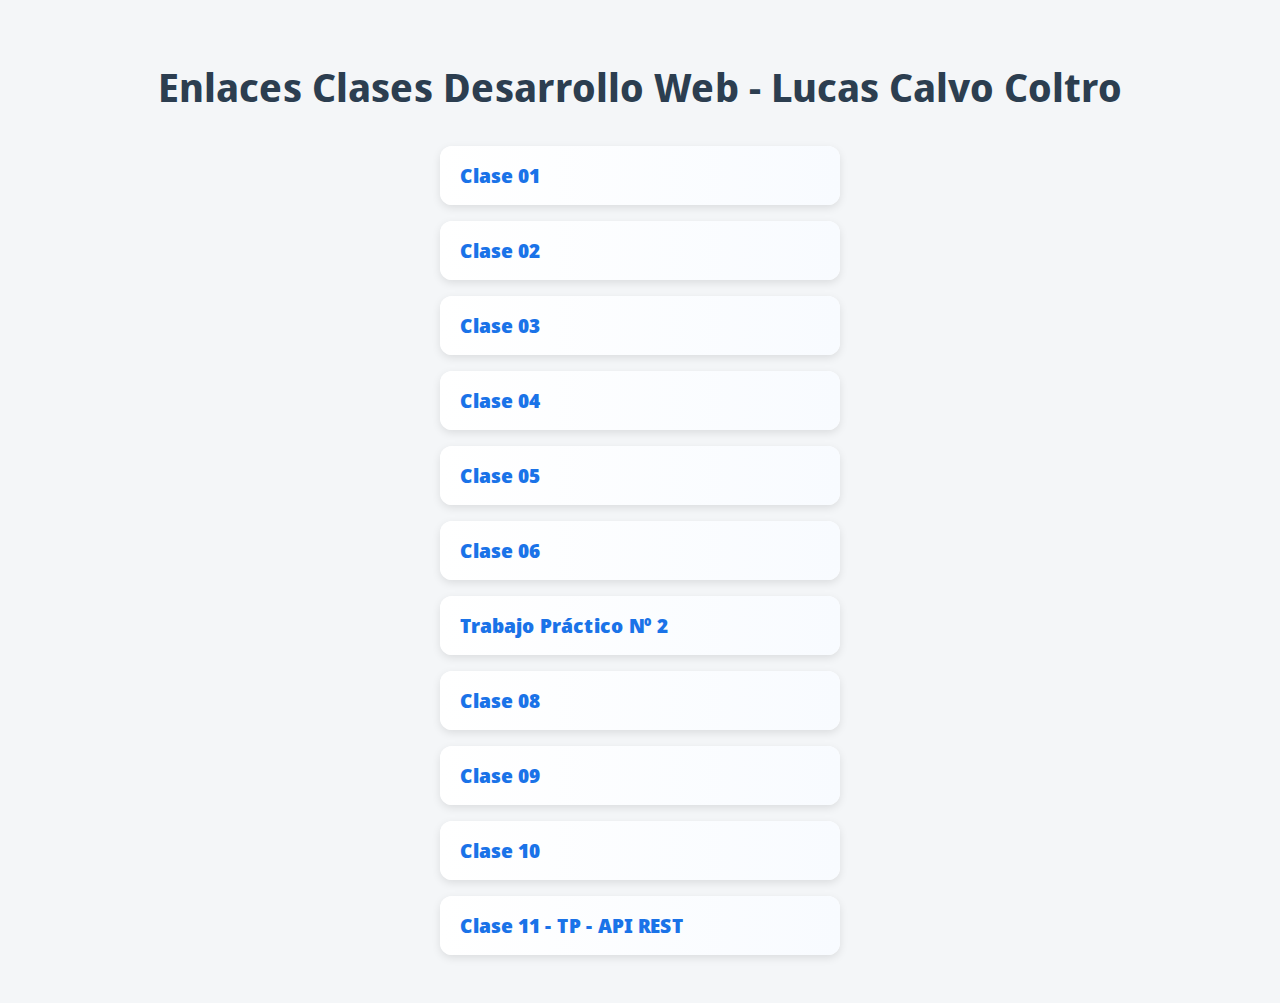
<file: index.html>
<!DOCTYPE html>
<html lang="es">
<head>
  <meta charset="UTF-8">
  <meta name="viewport" content="width=device-width, initial-scale=1.0">
  <title>CALVO_DAW_25</title>
<link rel="stylesheet" href="css/style.css"/>
<link href="https://fonts.googleapis.com/css2?family=Noto+Sans+Display&display=swap" rel="stylesheet" />
</head>
<body>
  <h1>Enlaces Clases Desarrollo Web - Lucas Calvo Coltro</h1>
  <ul>
    <li><a href="clase_01/index.html">Clase 01</a></li>
    <li><a href="clase_02/index.html">Clase 02</a></li>
    <li><a href="clase_03/index.html">Clase 03</a></li>
    <li><a href="clase_04/index.html">Clase 04</a></li>
    <li><a href="clase_05/index.html">Clase 05</a></li>
    <li><a href="clase_06/index.html">Clase 06</a></li>
    <li><a href="tp_02_flexbox/index.html">Trabajo Práctico Nº 2</a></li>
    <li><a href="clase_08/index.html">Clase 08</a></li>
    <li><a href="clase_09/index.html">Clase 09</a></li>
    <li><a href="clase_10/index.html">Clase 10</a></li>
    <li><a href="clase_11/index.html">Clase 11 - TP - API REST</a></li>
  </ul>
</body>
</html>
</file>
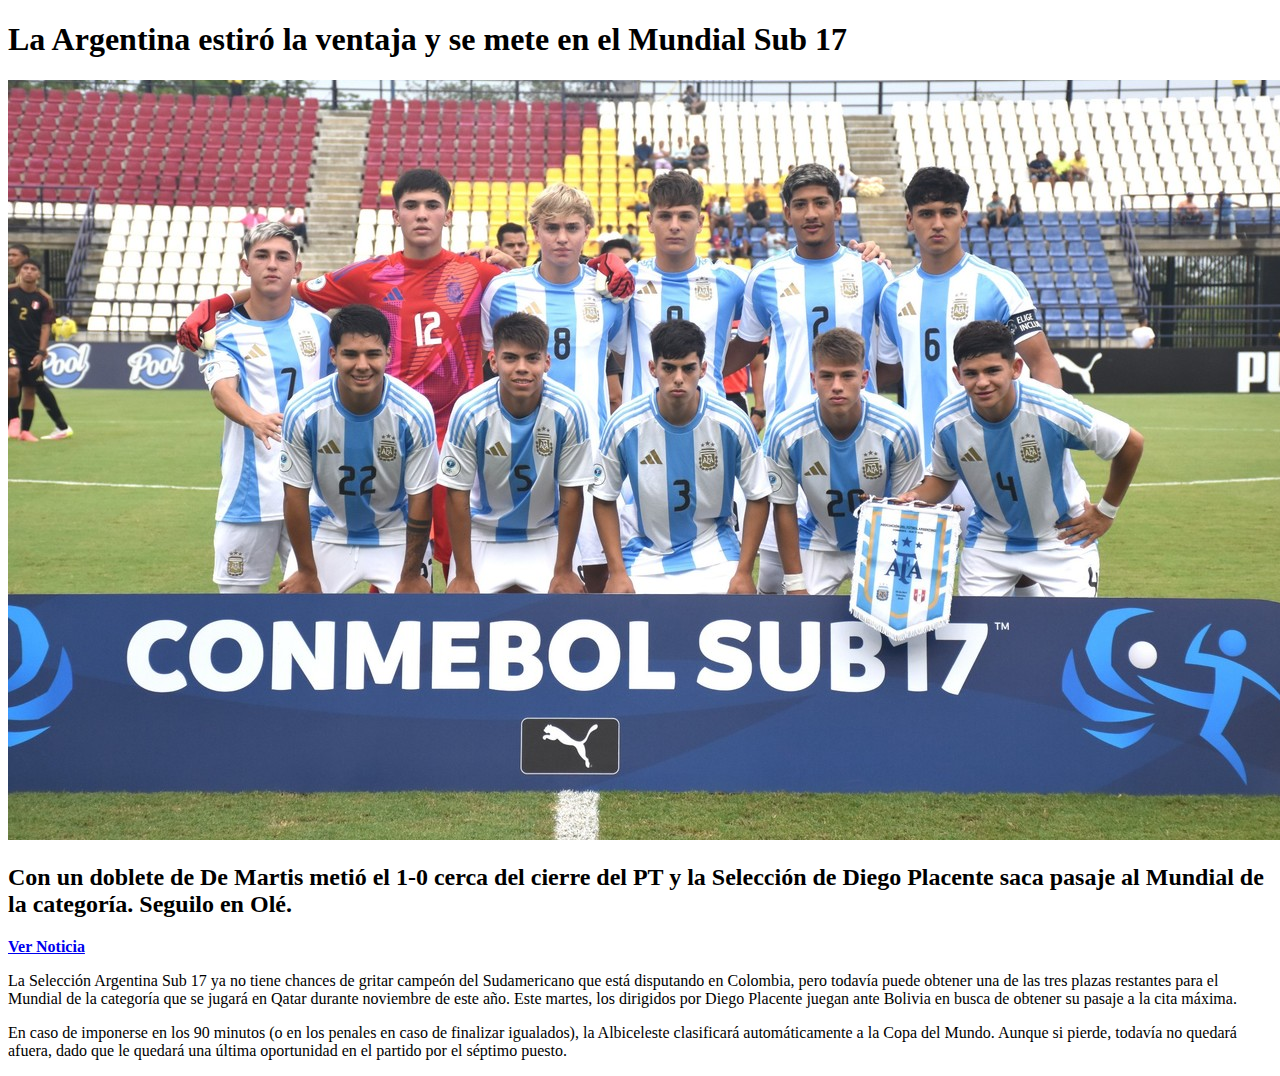
<file: clase_02/index.html>
<!DOCTYPE html>
<html lang="en">
<head>
    <meta charset="UTF-8">
    <meta name="viewport" content="width=device-width, initial-scale=1.0">
    <title>Selecci&oacute;n Argentina Mundial Sub 17</title>
</head>
<body>
    <h1>La Argentina estiró la ventaja y se mete en el Mundial Sub 17</h1>
    <img src="JdmDVuQgn_1290x760__1.jpg" alt="Imagen de Seleccion Argentina Sub 17">
    <h2>Con un doblete de De Martis metió el 1-0 cerca del cierre del PT y la Selección de Diego 
        Placente saca pasaje al Mundial de la categoría. Seguilo en Olé.</h2>
    <a href="https://www.ole.com.ar/seleccion/argentina-bolivia-sudamericano-sub-17_0_ZxUIef9Bcy.html"><strong>Ver Noticia</strong></a>
    <p>La Selección Argentina Sub 17 ya no tiene chances de gritar campeón del Sudamericano que está disputando en Colombia, pero todavía puede obtener una de las tres plazas restantes para el Mundial de la categoría que se 
        jugará en Qatar durante noviembre de este año. Este martes, los dirigidos por Diego Placente juegan ante Bolivia en busca de obtener su pasaje a la cita máxima.</p>
    <p>En caso de imponerse en los 90 minutos (o en los penales en caso de finalizar igualados), la Albiceleste clasificará automáticamente a la Copa del Mundo. Aunque si pierde, todavía no quedará afuera, dado que le quedará una última oportunidad en el partido por el séptimo puesto.</p>
</body>
</html>
</file>
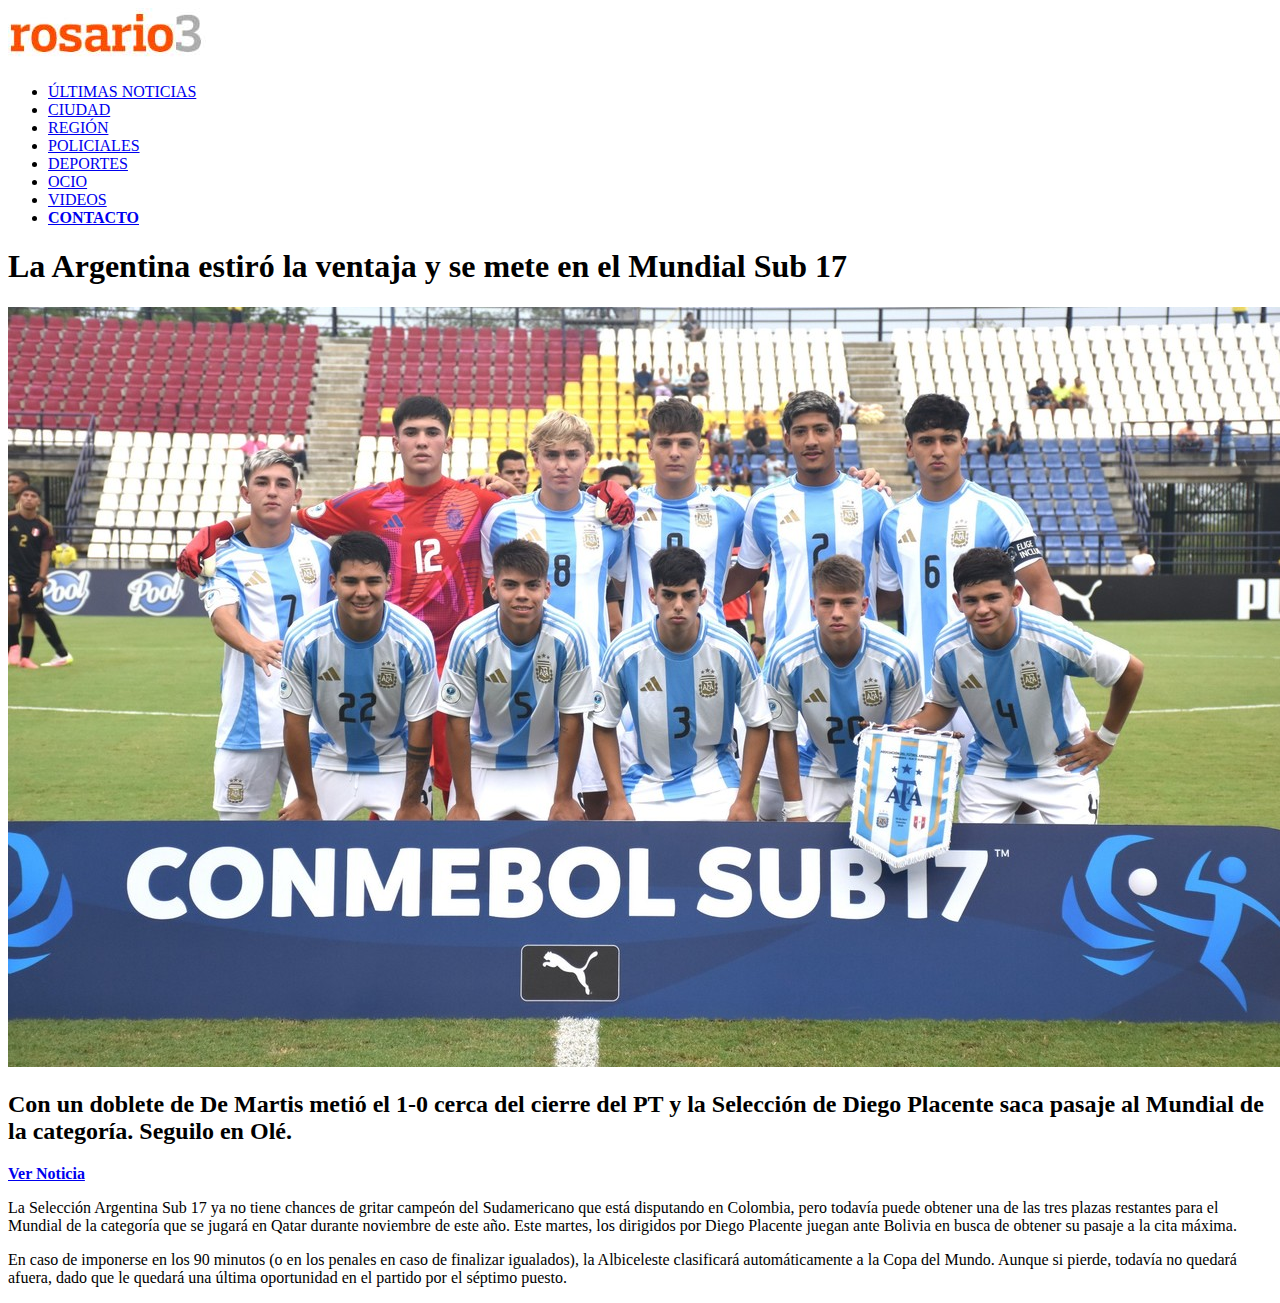
<file: clase_03/index.html>
<!DOCTYPE html>
<html lang="en">
   <head>
      <meta charset="UTF-8">
      <meta name="viewport" content="width=device-width, initial-scale=1.0">
      <title>Selecci&oacute;n Argentina Mundial Sub 17</title>
   </head>
   <body>
      <nav>
         <img src="tres.jpg" alt="Rosario Tres">
         <ul>
            <li><a href="#">&Uacute;LTIMAS NOTICIAS</a></li>
            <li><a href="#">CIUDAD</a></li>
            <li><a href="#">REGI&Oacute;N</a></li>
            <li><a href="#">POLICIALES</a></li>
            <li><a href="#">DEPORTES</a></li>
            <li><a href="#">OCIO</a></li>
            <li><a href="#">VIDEOS</a></li>
            <li><a href="contact.html"><strong>CONTACTO</strong></a></li>
         </ul>
      </nav>
      <section>
         <h1>La Argentina estiró la ventaja y se mete en el Mundial Sub 17</h1>
         <img src="JdmDVuQgn_1290x760__1.jpg" alt="Imagen de Seleccion Argentina Sub 17">
         <h2>Con un doblete de De Martis metió el 1-0 cerca del cierre del PT y la Selección de Diego 
            Placente saca pasaje al Mundial de la categoría. Seguilo en Olé.
         </h2>
         <a href="https://www.ole.com.ar/seleccion/argentina-bolivia-sudamericano-sub-17_0_ZxUIef9Bcy.html"><strong>Ver Noticia</strong></a>
         <p>La Selección Argentina Sub 17 ya no tiene chances de gritar campeón del Sudamericano que está disputando en Colombia, pero todavía puede obtener una de las tres plazas restantes para el Mundial de la categoría que se 
            jugará en Qatar durante noviembre de este año. Este martes, los dirigidos por Diego Placente juegan ante Bolivia en busca de obtener su pasaje a la cita máxima.
         </p>
         <p>En caso de imponerse en los 90 minutos (o en los penales en caso de finalizar igualados), la Albiceleste clasificará automáticamente a la Copa del Mundo. Aunque si pierde, todavía no quedará afuera, dado que le quedará una última oportunidad en el partido por el séptimo puesto.</p>
      </section>
   </body>
</html>
</file>
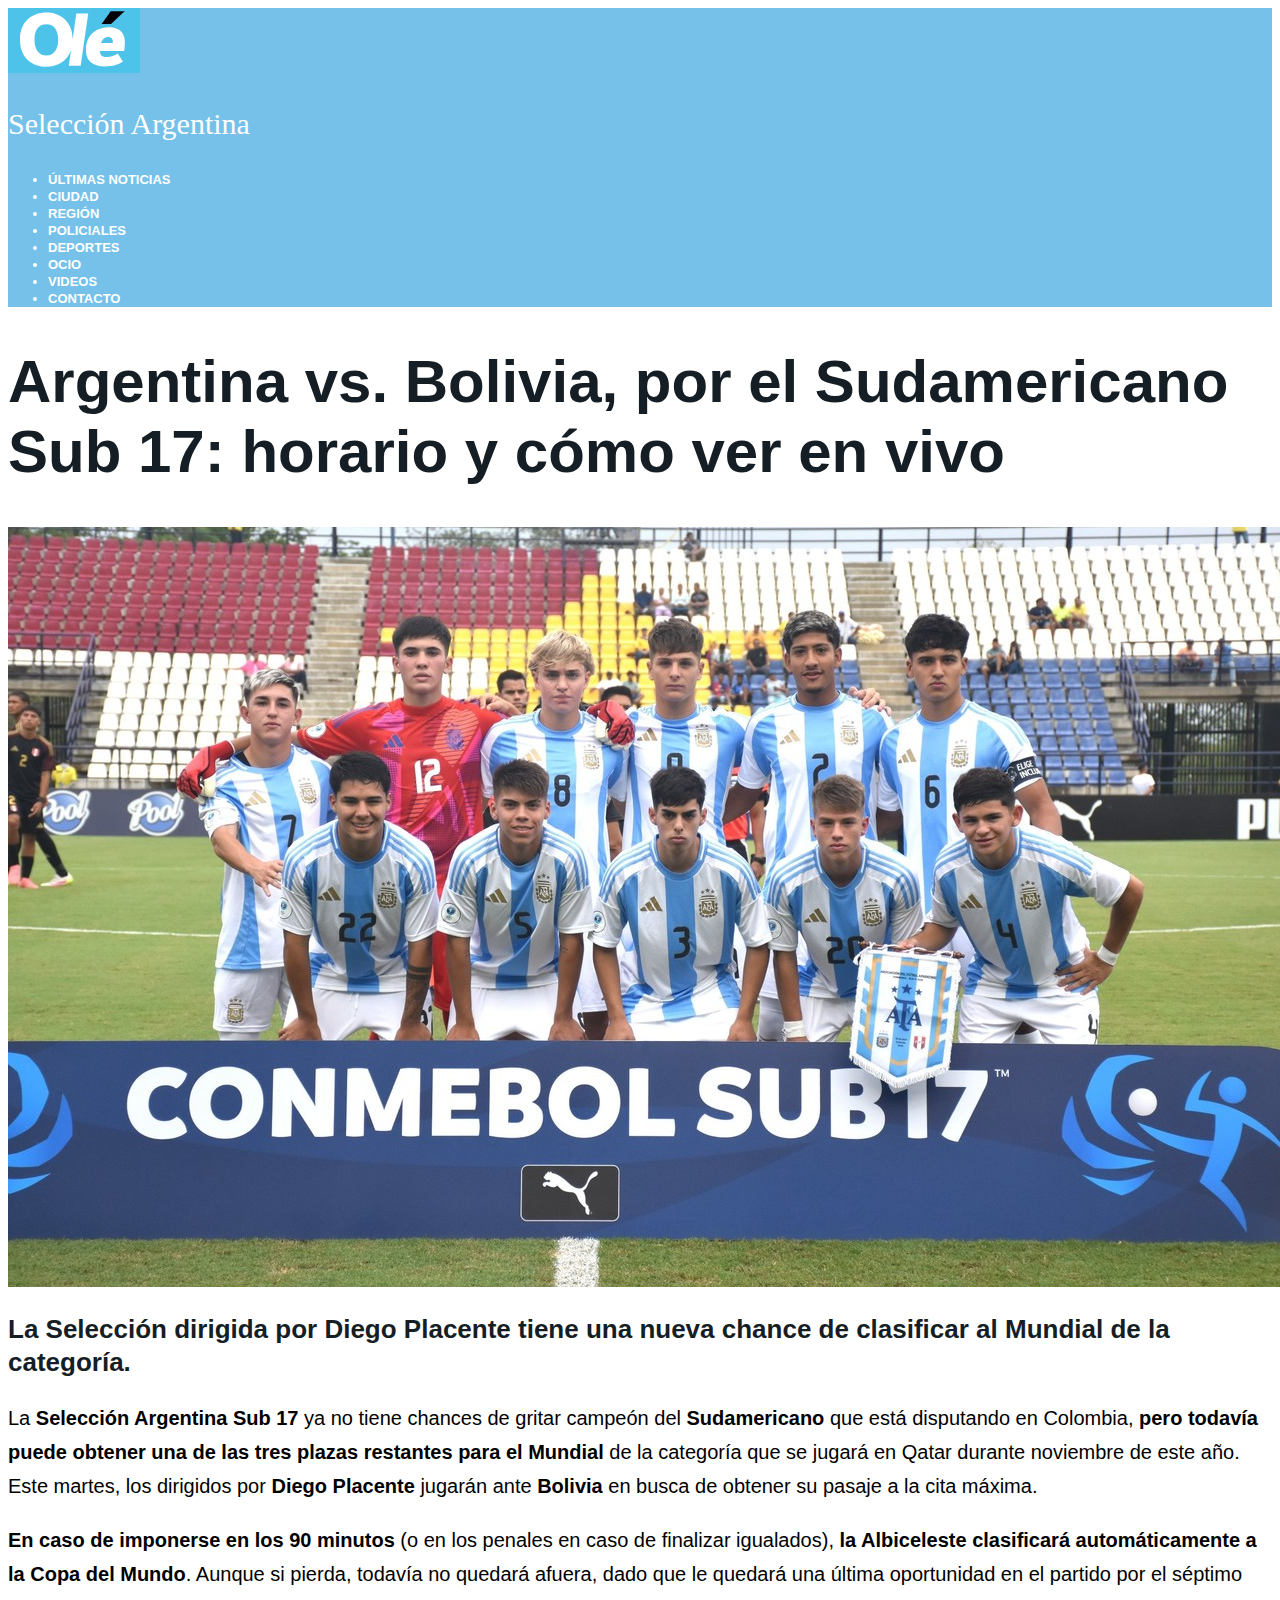
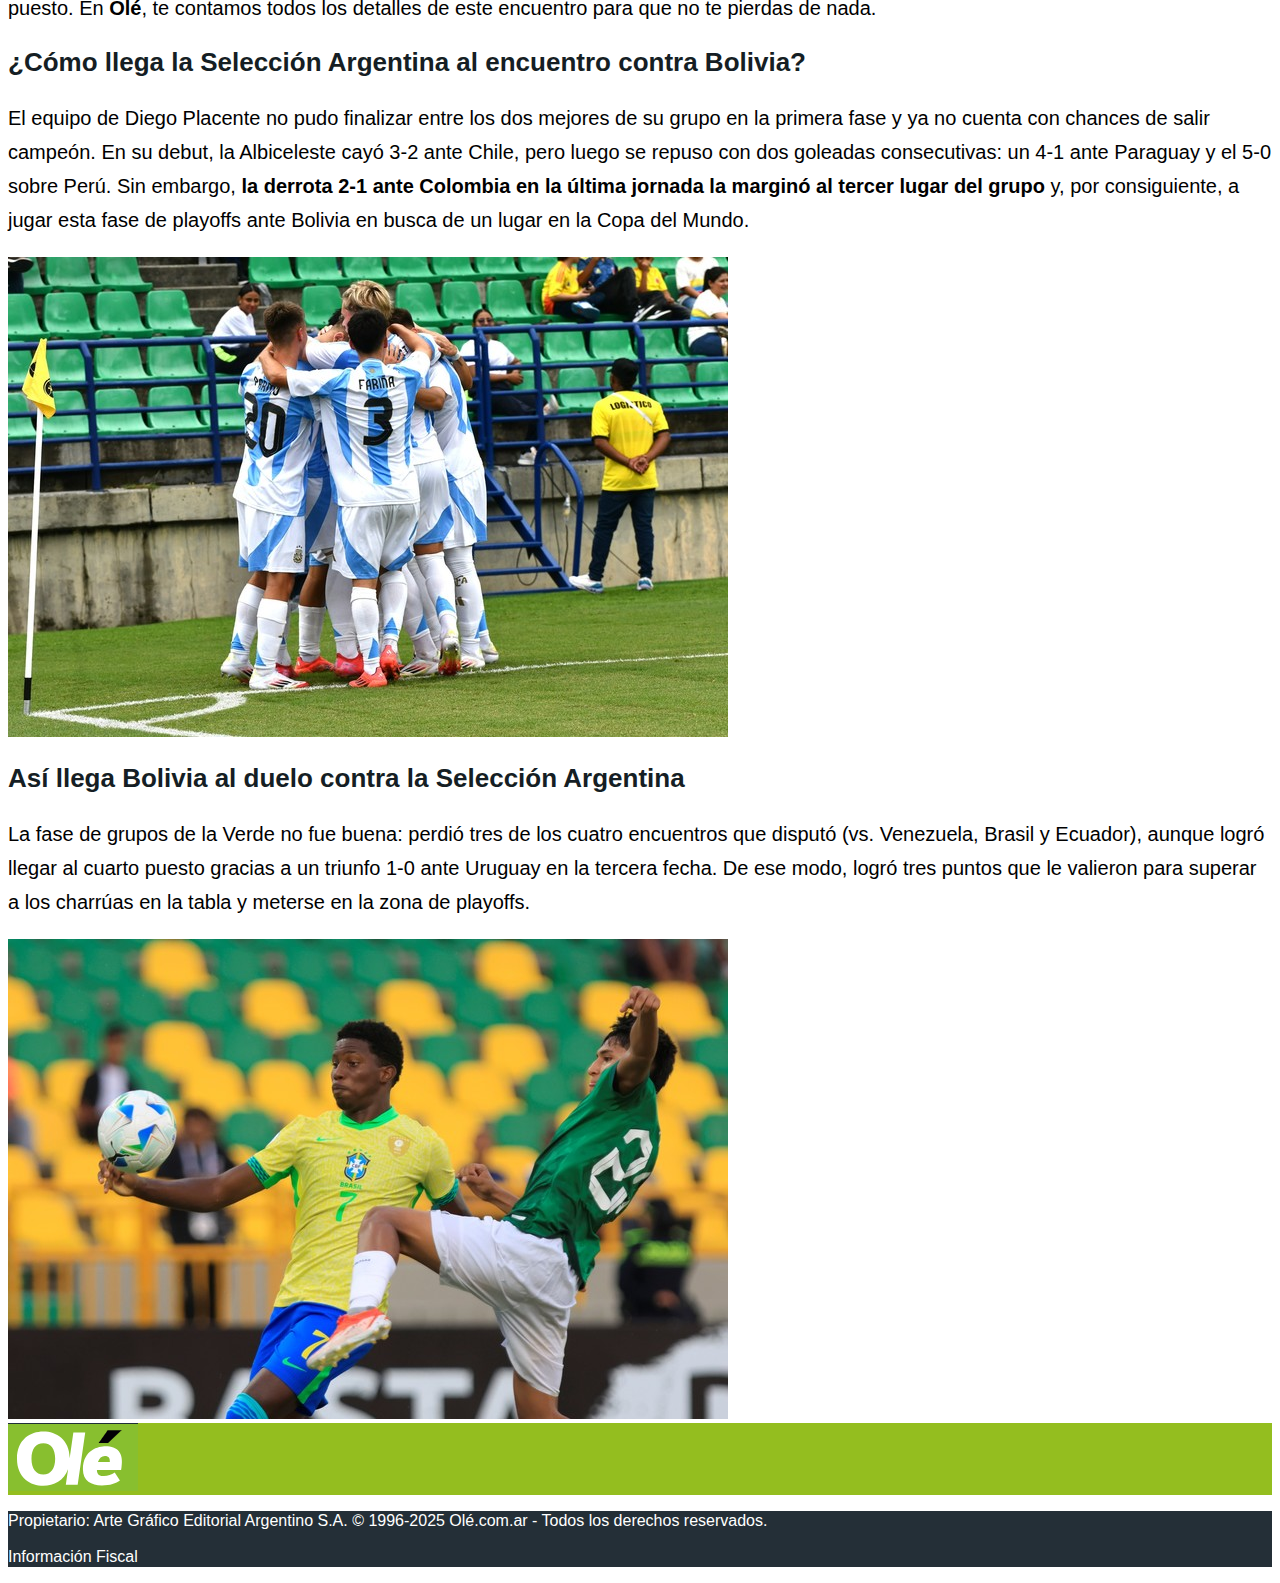
<file: clase_04/index.html>
<!DOCTYPE html>
<html lang="en">
   <head>
      <meta charset="UTF-8">
      <meta name="viewport" content="width=device-width, initial-scale=1.0">
      <link rel="stylesheet" type="text/css" href="style.css">
      <title>Argentina vs. Bolivia, por el Sudamericano Sub 17: horario y cómo ver en vivo :: Ol&eacute; - ole.com.ar</title>
   </head>
   <body>
      <nav class="menu">
         <img src="logo_arg.png" alt="Diario Ol&eacute;">
         <p class="text_menu">Selecci&oacute;n Argentina</p>
         <ul>
            <li><a href="#">&Uacute;LTIMAS NOTICIAS</a></li>
            <li><a href="#">CIUDAD</a></li>
            <li><a href="#">REGI&Oacute;N</a></li>
            <li><a href="#">POLICIALES</a></li>
            <li><a href="#">DEPORTES</a></li>
            <li><a href="#">OCIO</a></li>
            <li><a href="#">VIDEOS</a></li>
            <li><a href="contact.html"><strong>CONTACTO</strong></a></li>
         </ul>
      </nav>
      <section>
         <h1>Argentina vs. Bolivia, por el Sudamericano Sub 17: horario y cómo ver en vivo</h1>
         <img src="JdmDVuQgn_1290x760__1.jpg" alt="Imagen de Seleccion Argentina Sub 17">
         <h2>La Selección dirigida por Diego Placente tiene una nueva chance de clasificar al Mundial de la categoría.</h2>
         <article class="articulo">
            <div>
               <p>La <strong> Selección Argentina Sub 17</a></strong> ya no tiene chances de gritar campeón del <strong>Sudamericano</strong> que está disputando en Colombia, <strong>pero todavía puede obtener una de las tres plazas restantes para el Mundial</strong> de la categoría que se jugará en Qatar durante noviembre de este año. Este martes, los dirigidos por <strong>Diego Placente</strong> jugarán ante <strong>Bolivia</strong> en busca de obtener su pasaje a la cita máxima.</p>
            </div>
            <div>
               <p><strong>En caso de imponerse en los 90 minutos</strong> (o en los penales en caso de finalizar igualados), <strong>la Albiceleste clasificará automáticamente a la Copa del Mundo</strong>. Aunque si pierda, todavía no quedará afuera, dado que le quedará una última oportunidad en el partido por el séptimo puesto. En <strong>Olé</strong>, te contamos todos los detalles de este encuentro para que no te pierdas de nada.</p>
            </div>
            <div>
               <h2><strong>¿Cómo llega la Selección Argentina al encuentro contra Bolivia?</strong></h2>
            </div>
            <div>
               <p>El equipo de Diego Placente no pudo finalizar entre los dos mejores de su grupo en la primera fase y ya no cuenta con chances de salir campeón. En su debut, la Albiceleste cayó 3-2 ante Chile, pero luego se repuso con dos goleadas consecutivas: un 4-1 ante Paraguay y el 5-0 sobre Perú. Sin embargo, <strong>la derrota 2-1 ante Colombia en la última jornada la marginó al tercer lugar del grupo</strong> y, por consiguiente, a jugar esta fase de playoffs ante Bolivia en busca de un lugar en la Copa del Mundo.</p>
            </div>
            <img src="sel_argentina.jpg" alt="Seleccion Argentina"/>
            <div>
               <h2><strong>Así llega Bolivia al duelo contra la Selección Argentina</strong></h2>
            </div>
            <div>
               <p>La fase de grupos de la Verde no fue buena: perdió tres de los cuatro encuentros que disputó (vs. Venezuela, Brasil y Ecuador), aunque logró llegar al cuarto puesto gracias a un triunfo 1-0 ante Uruguay en la tercera fecha. De ese modo, logró tres puntos que le valieron para superar a los charrúas en la tabla y meterse en la zona de playoffs.</p>
            </div>
            <img src="bolivia.jpg" alt="Seleccion de Bolivia"/>
         </article>
      </section>
      <footer>
         <div class="logo_pie">
            <img src="ole.png" alt="Diario Ol&eacute;">
         </div>
         <div class="pie">
            <p>Propietario: Arte Gráfico Editorial Argentino S.A. © 1996-2025 Olé.com.ar - Todos los derechos reservados.</p>
            <p>Información Fiscal</p>
         </div>
      </footer>
   </body>
</html>
</file>
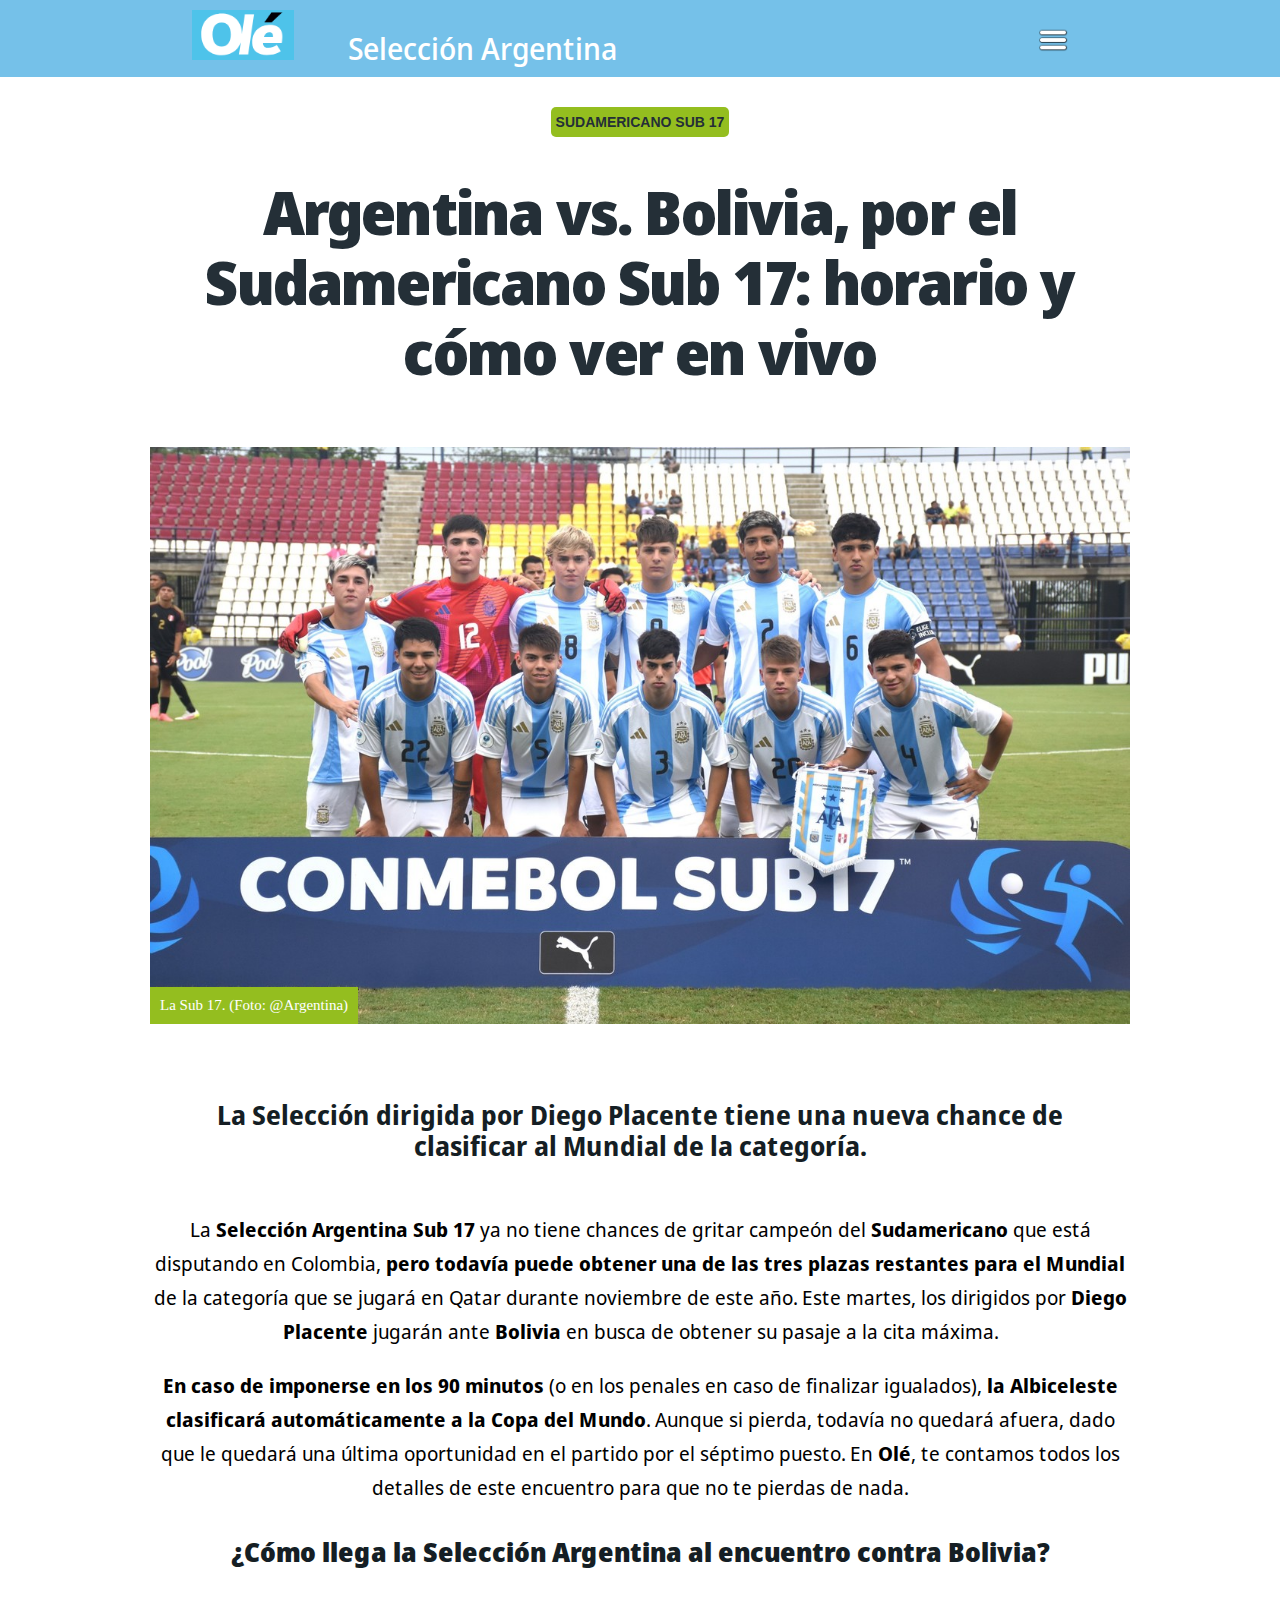
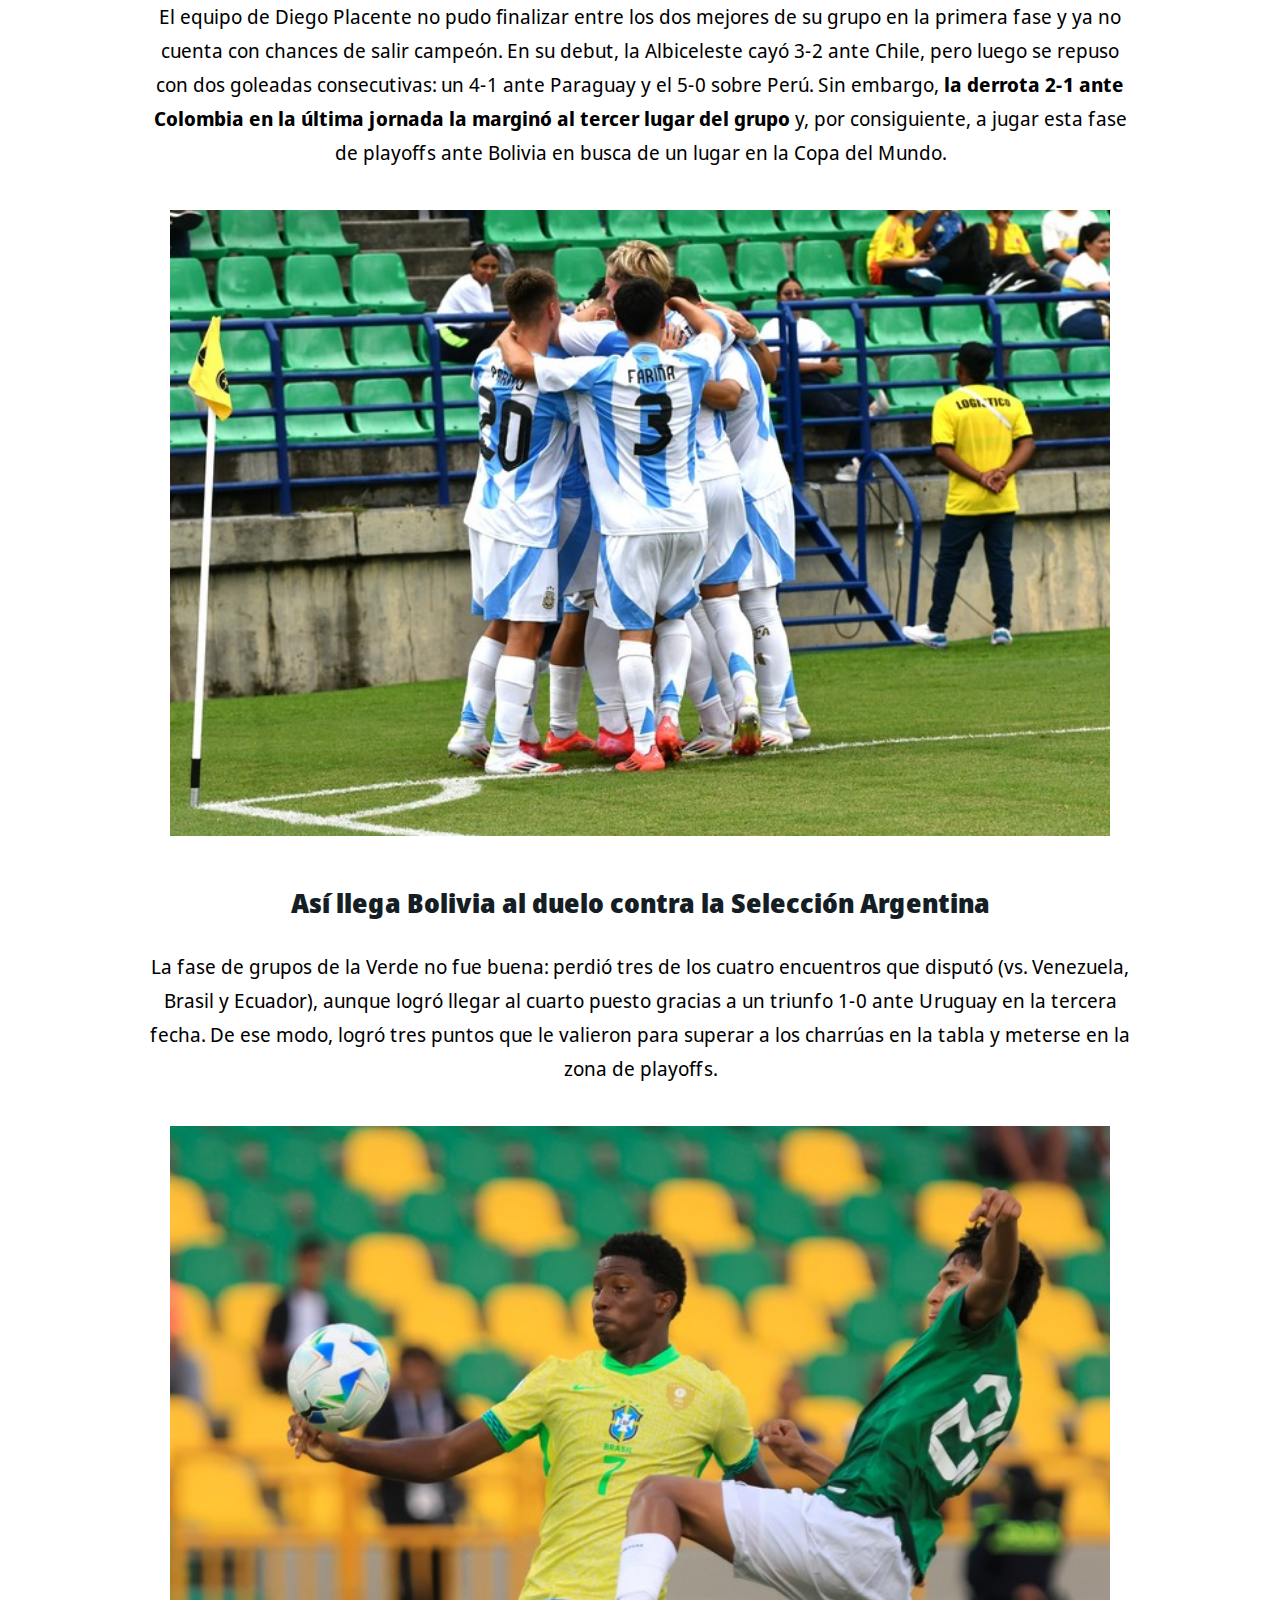
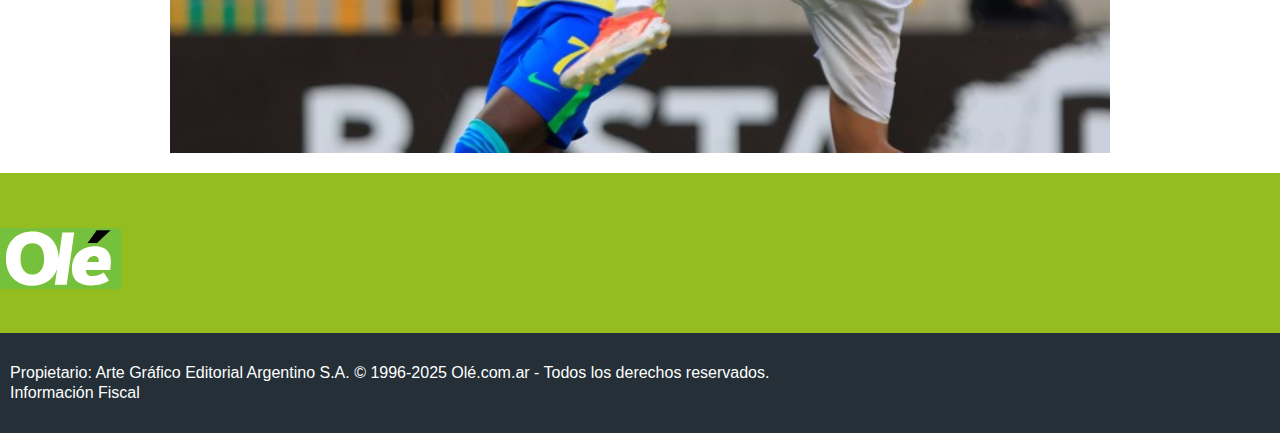
<file: clase_05/index.html>
<!DOCTYPE html>
<html lang="en">
   <head>
      <meta charset="UTF-8">
      <meta name="viewport" content="width=device-width, initial-scale=1.0">
      <link rel="stylesheet" type="text/css" href="css/normalize.css">
      <link href="https://fonts.googleapis.com/css2?family=Noto+Sans+Display&display=swap" rel="stylesheet">
      <link href="https://fonts.googleapis.com/css2?family=Noto+Sans+Display:wght@900&display=swap" rel="stylesheet"> 
      <link rel="stylesheet" type="text/css" href="css/style.css">

      <title>Argentina vs. Bolivia, por el Sudamericano Sub 17: horario y cómo ver en vivo :: Ol&eacute; - ole.com.ar</title>
   </head>
   <body>
      <nav class="menu">
         <img src="images/ole.png" class="logo_mobile" alt="Diario Ol&eacute;">
         <img src="images/logo_arg.png" class="logo_desktop" alt="Diario Ol&eacute;">
         <p class="text_menu">Selecci&oacute;n Argentina</p>
         <img src="images/logo_hamb.png" alt="Menú" class="menu-img"> 
      </nav>
      <section>
         <div class="antetitulo"><span class="text_ante">SUDAMERICANO SUB 17</span></div>
         <h1>Argentina vs. Bolivia, por el Sudamericano Sub 17: horario y cómo ver en vivo</h1>
         <div class="imagenprincipal"> 
            <figure class="imgprincipal">
               <img src="images/JdmDVuQgn_1290x760__1.jpg" alt="Imagen de Selección Argentina Sub 17">
               <figcaption>La Sub 17. (Foto: @Argentina)</figcaption>
            </figure>
         </div>
         <h2>La Selección dirigida por Diego Placente tiene una nueva chance de clasificar al Mundial de la categoría.</h2>
         <article class="articulo">
            <div>
               <p>La <strong> Selección Argentina Sub 17</a></strong> ya no tiene chances de gritar campeón del <strong>Sudamericano</strong> que está disputando en Colombia, <strong>pero todavía puede obtener una de las tres plazas restantes para el Mundial</strong> de la categoría que se jugará en Qatar durante noviembre de este año. Este martes, los dirigidos por <strong>Diego Placente</strong> jugarán ante <strong>Bolivia</strong> en busca de obtener su pasaje a la cita máxima.</p>
            </div>
            <div>
               <p><strong>En caso de imponerse en los 90 minutos</strong> (o en los penales en caso de finalizar igualados), <strong>la Albiceleste clasificará automáticamente a la Copa del Mundo</strong>. Aunque si pierda, todavía no quedará afuera, dado que le quedará una última oportunidad en el partido por el séptimo puesto. En <strong>Olé</strong>, te contamos todos los detalles de este encuentro para que no te pierdas de nada.</p>
            </div>
            <div>
               <h2><strong>¿Cómo llega la Selección Argentina al encuentro contra Bolivia?</strong></h2>
            </div>
            <div>
               <p>El equipo de Diego Placente no pudo finalizar entre los dos mejores de su grupo en la primera fase y ya no cuenta con chances de salir campeón. En su debut, la Albiceleste cayó 3-2 ante Chile, pero luego se repuso con dos goleadas consecutivas: un 4-1 ante Paraguay y el 5-0 sobre Perú. Sin embargo, <strong>la derrota 2-1 ante Colombia en la última jornada la marginó al tercer lugar del grupo</strong> y, por consiguiente, a jugar esta fase de playoffs ante Bolivia en busca de un lugar en la Copa del Mundo.</p>
            </div>
            <div class="imgsecundaria"> 
               <img src="images/sel_argentina.jpg" alt="Seleccion Argentina"/>
            </div>
            <div>
               <h2><strong>Así llega Bolivia al duelo contra la Selección Argentina</strong></h2>
            </div>
            <div>
               <p>La fase de grupos de la Verde no fue buena: perdió tres de los cuatro encuentros que disputó (vs. Venezuela, Brasil y Ecuador), aunque logró llegar al cuarto puesto gracias a un triunfo 1-0 ante Uruguay en la tercera fecha. De ese modo, logró tres puntos que le valieron para superar a los charrúas en la tabla y meterse en la zona de playoffs.</p>
            </div>
            <div class="imgsecundaria"> 
               <img src="images/bolivia.jpg" alt="Seleccion de Bolivia"/>
            </div> 
         </article>
      </section>
      <footer>
         <div class="logo_pie">
            <img src="images/ole.png" alt="Diario Ol&eacute;">
         </div>
         <div class="pie">
            <p>Propietario: Arte Gráfico Editorial Argentino S.A. © 1996-2025 Olé.com.ar - Todos los derechos reservados.</p>
            <p>Información Fiscal</p>
         </div>
      </footer>
   </body>
</html>
</file>
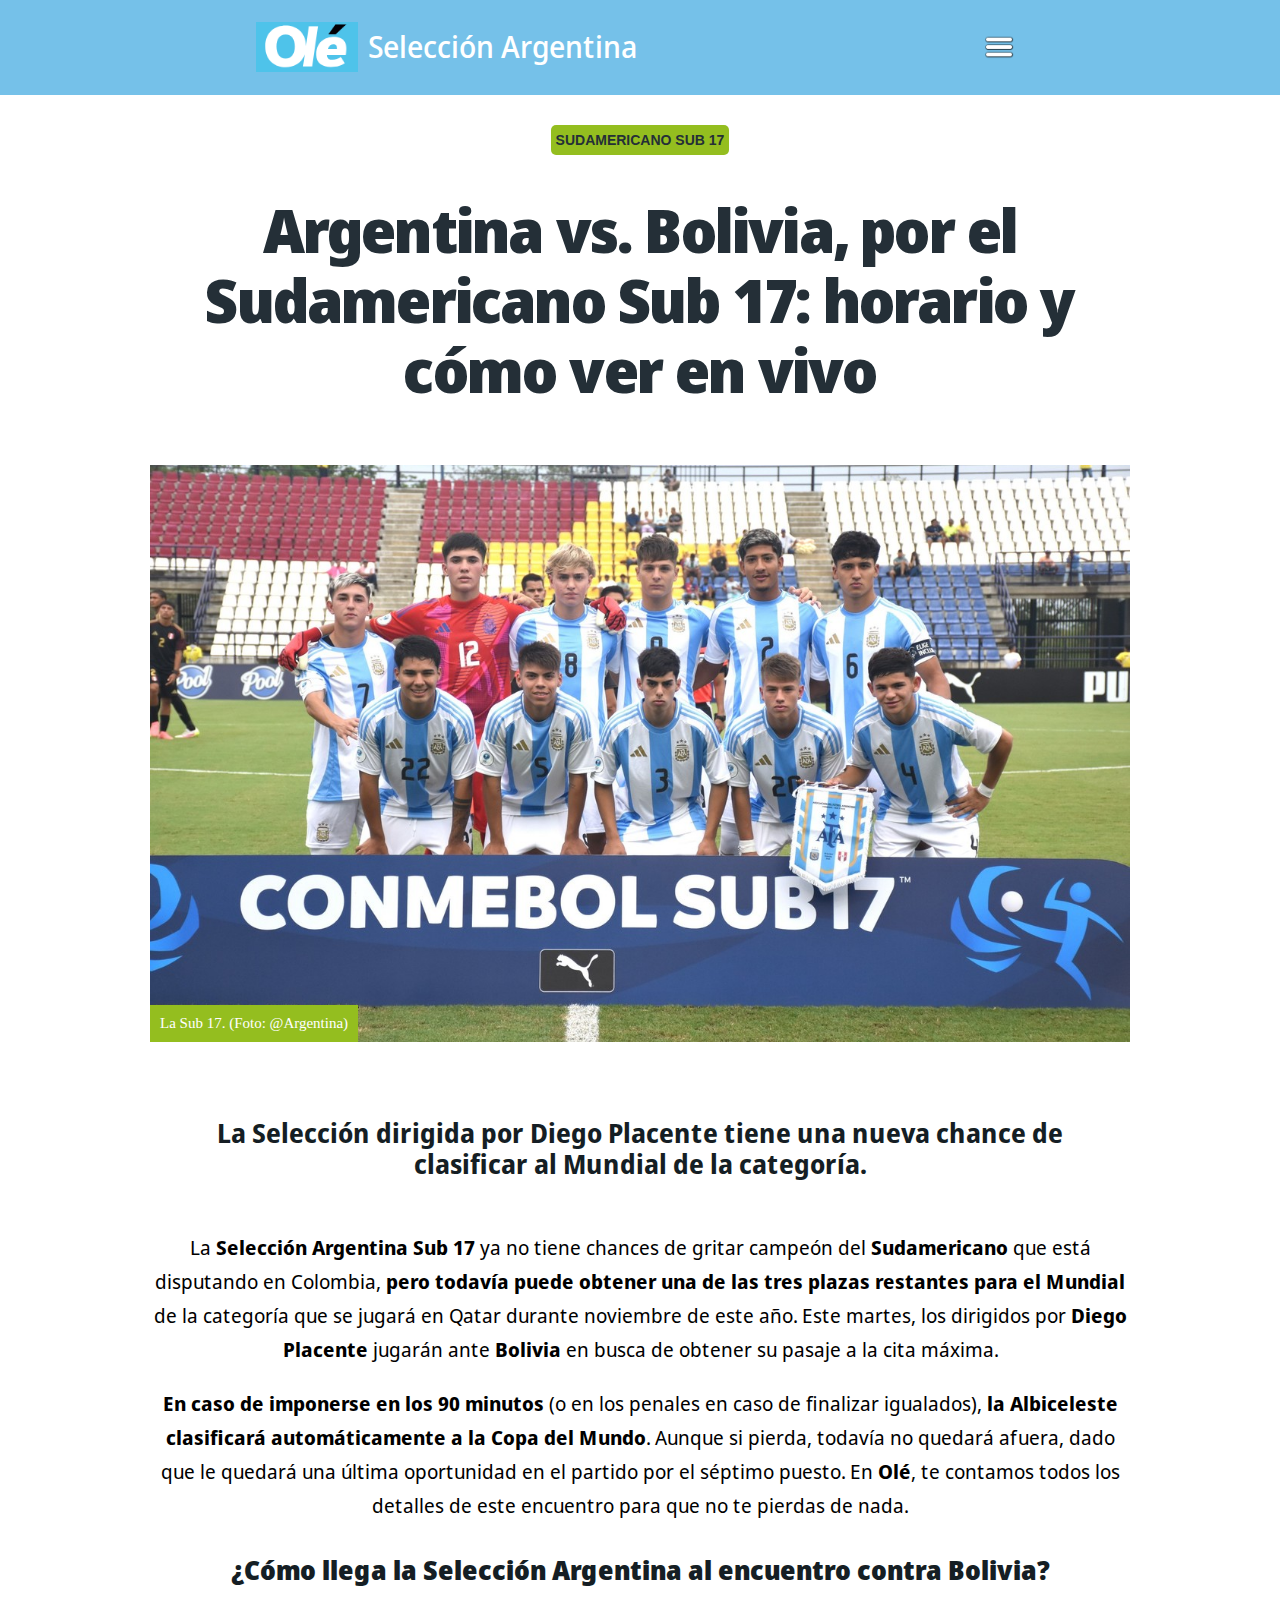
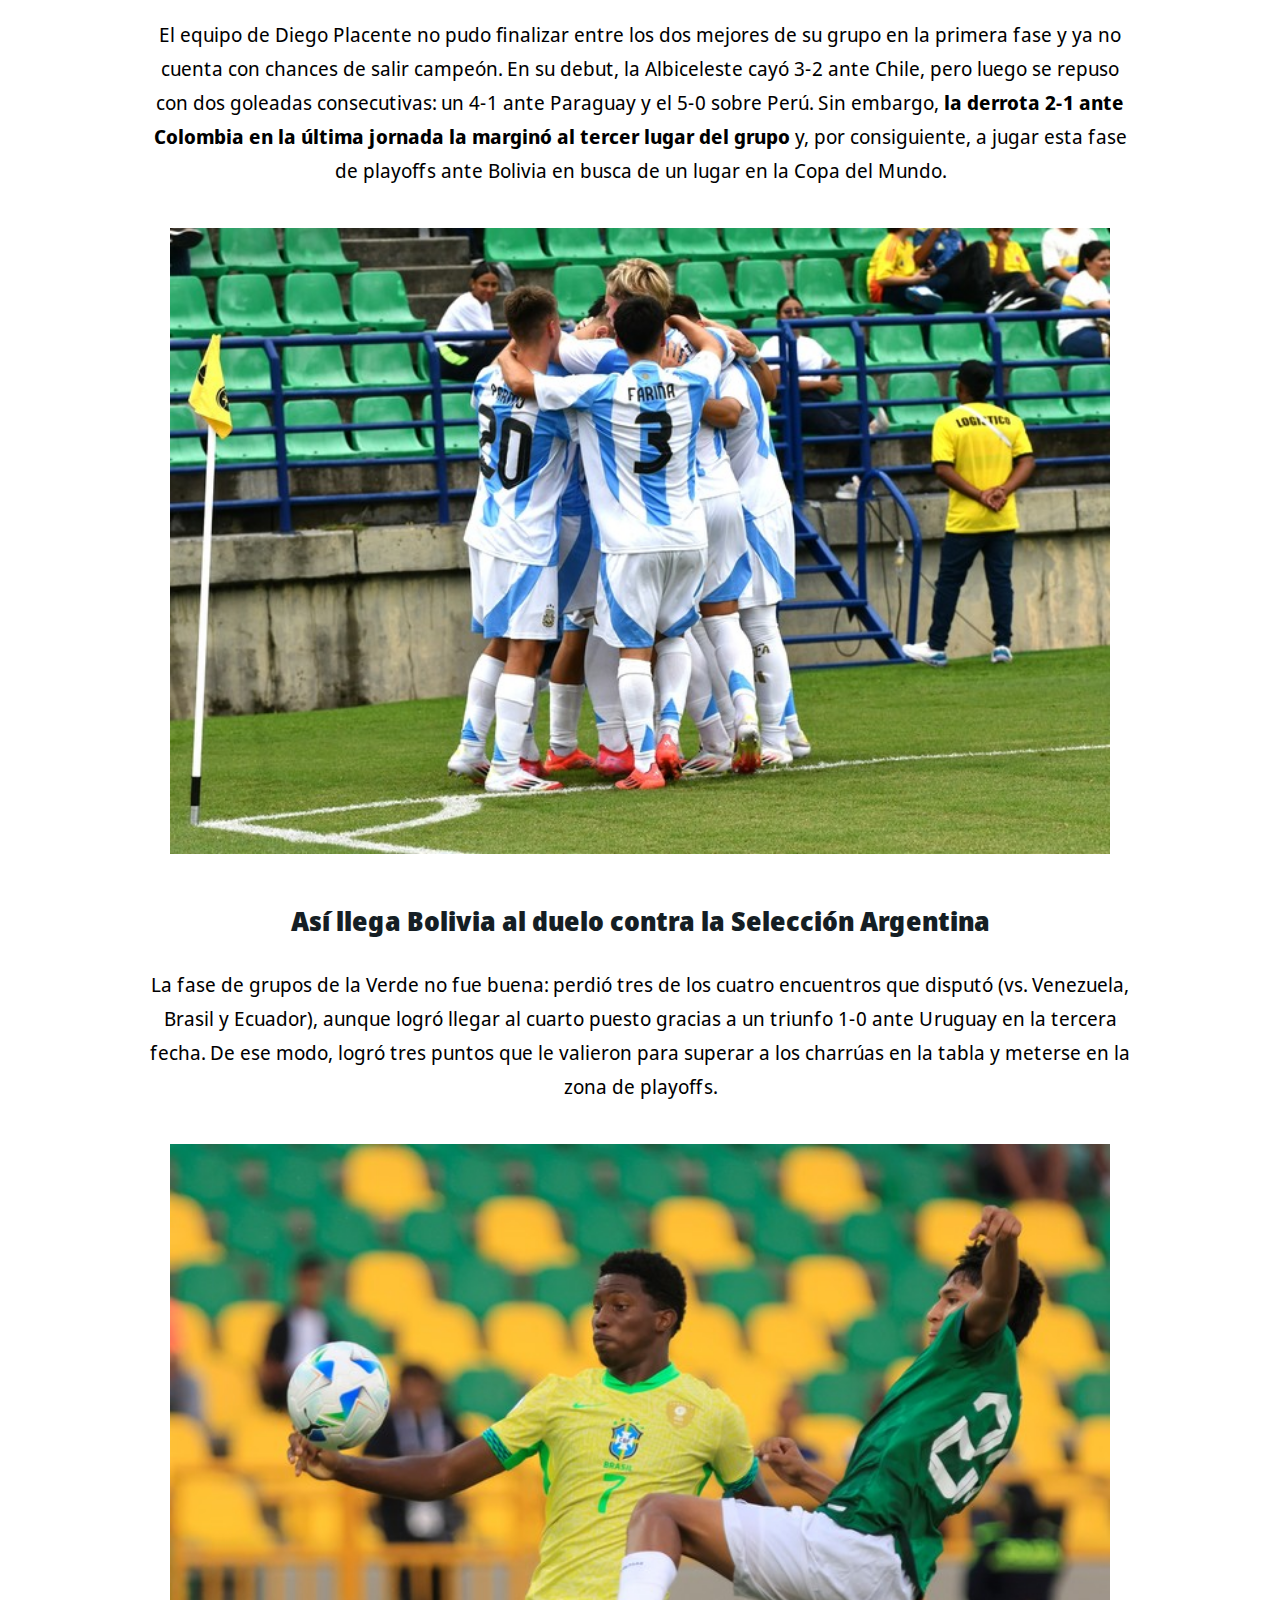
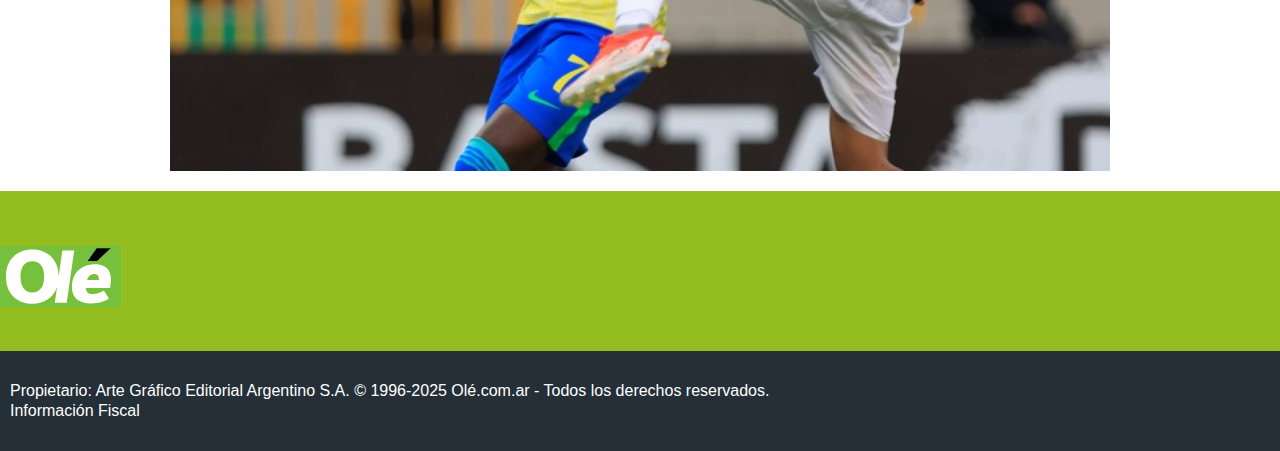
<file: clase_06/index.html>
<!DOCTYPE html>
<html lang="en">
   <head>
      <meta charset="UTF-8">
      <meta name="viewport" content="width=device-width, initial-scale=1.0">
      <link rel="stylesheet" type="text/css" href="css/normalize.css">
      <link href="https://fonts.googleapis.com/css2?family=Noto+Sans+Display&display=swap" rel="stylesheet">
      <link href="https://fonts.googleapis.com/css2?family=Noto+Sans+Display:wght@900&display=swap" rel="stylesheet"> 
      <link rel="stylesheet" type="text/css" href="css/style.css">

      <title>Argentina vs. Bolivia, por el Sudamericano Sub 17: horario y cómo ver en vivo :: Ol&eacute; - ole.com.ar</title>
   </head>
   <body>
      <nav class="menu">
         <div class="menu-left">
           <img src="images/ole.png" class="logo_mobile" alt="Diario Olé">
           <img src="images/logo_arg.png" class="logo_desktop" alt="Diario Olé">
           <p class="text_menu">Selección Argentina</p>
         </div>
         <img src="images/logo_hamb.png" alt="Menú" class="menu-img"> 
       </nav>
      <section>
         <div class="antetitulo"><span class="text_ante">SUDAMERICANO SUB 17</span></div>
         <h1>Argentina vs. Bolivia, por el Sudamericano Sub 17: horario y cómo ver en vivo</h1>
         <div class="imagenprincipal"> 
            <figure class="imgprincipal">
               <img src="images/JdmDVuQgn_1290x760__1.jpg" alt="Imagen de Selección Argentina Sub 17">
               <figcaption>La Sub 17. (Foto: @Argentina)</figcaption>
            </figure>
         </div>
         <h2>La Selección dirigida por Diego Placente tiene una nueva chance de clasificar al Mundial de la categoría.</h2>
         <article class="articulo">
            <div>
               <p>La <strong> Selección Argentina Sub 17</a></strong> ya no tiene chances de gritar campeón del <strong>Sudamericano</strong> que está disputando en Colombia, <strong>pero todavía puede obtener una de las tres plazas restantes para el Mundial</strong> de la categoría que se jugará en Qatar durante noviembre de este año. Este martes, los dirigidos por <strong>Diego Placente</strong> jugarán ante <strong>Bolivia</strong> en busca de obtener su pasaje a la cita máxima.</p>
            </div>
            <div>
               <p><strong>En caso de imponerse en los 90 minutos</strong> (o en los penales en caso de finalizar igualados), <strong>la Albiceleste clasificará automáticamente a la Copa del Mundo</strong>. Aunque si pierda, todavía no quedará afuera, dado que le quedará una última oportunidad en el partido por el séptimo puesto. En <strong>Olé</strong>, te contamos todos los detalles de este encuentro para que no te pierdas de nada.</p>
            </div>
            <div>
               <h2><strong>¿Cómo llega la Selección Argentina al encuentro contra Bolivia?</strong></h2>
            </div>
            <div>
               <p>El equipo de Diego Placente no pudo finalizar entre los dos mejores de su grupo en la primera fase y ya no cuenta con chances de salir campeón. En su debut, la Albiceleste cayó 3-2 ante Chile, pero luego se repuso con dos goleadas consecutivas: un 4-1 ante Paraguay y el 5-0 sobre Perú. Sin embargo, <strong>la derrota 2-1 ante Colombia en la última jornada la marginó al tercer lugar del grupo</strong> y, por consiguiente, a jugar esta fase de playoffs ante Bolivia en busca de un lugar en la Copa del Mundo.</p>
            </div>
            <div class="imgsecundaria"> 
               <img src="images/sel_argentina.jpg" alt="Seleccion Argentina"/>
            </div>
            <div>
               <h2><strong>Así llega Bolivia al duelo contra la Selección Argentina</strong></h2>
            </div>
            <div>
               <p>La fase de grupos de la Verde no fue buena: perdió tres de los cuatro encuentros que disputó (vs. Venezuela, Brasil y Ecuador), aunque logró llegar al cuarto puesto gracias a un triunfo 1-0 ante Uruguay en la tercera fecha. De ese modo, logró tres puntos que le valieron para superar a los charrúas en la tabla y meterse en la zona de playoffs.</p>
            </div>
            <div class="imgsecundaria"> 
               <img src="images/bolivia.jpg" alt="Seleccion de Bolivia"/>
            </div> 
         </article>
      </section>
      <footer>
         <div class="logo_pie">
            <img src="images/ole.png" alt="Diario Ol&eacute;">
         </div>
         <div class="pie">
            <p>Propietario: Arte Gráfico Editorial Argentino S.A. © 1996-2025 Olé.com.ar - Todos los derechos reservados.</p>
            <p>Información Fiscal</p>
         </div>
      </footer>
   </body>
</html>
</file>
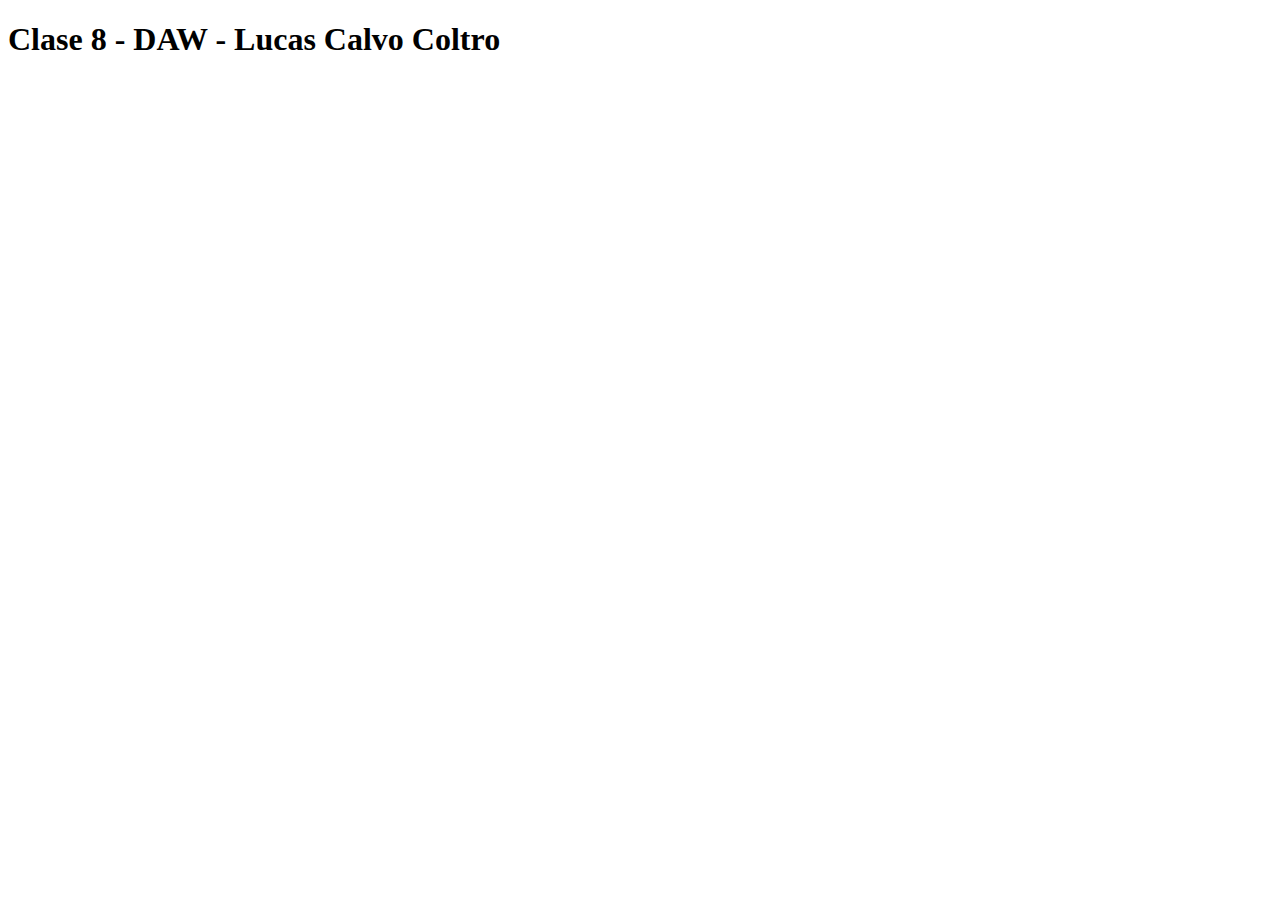
<file: clase_08/index.html>
<!DOCTYPE html>
<html lang="es">
<head>
  <meta charset="UTF-8">
  <title>Clase 8 - DAW - Lucas Calvo Coltro</title>
</head>
<body>
  <h1>Clase 8 - DAW - Lucas Calvo Coltro</h1>
  <script src="exercises/variables_and_operators.js"></script>
  <script src="exercises/strings.js"></script>
  <script src="exercises/arrays.js"></script>
  <script src="exercises/if_else.js"></script>
  <script src="exercises/for.js"></script>
  <script src="exercises/functions.js"></script>
</body>
</html>
</file>
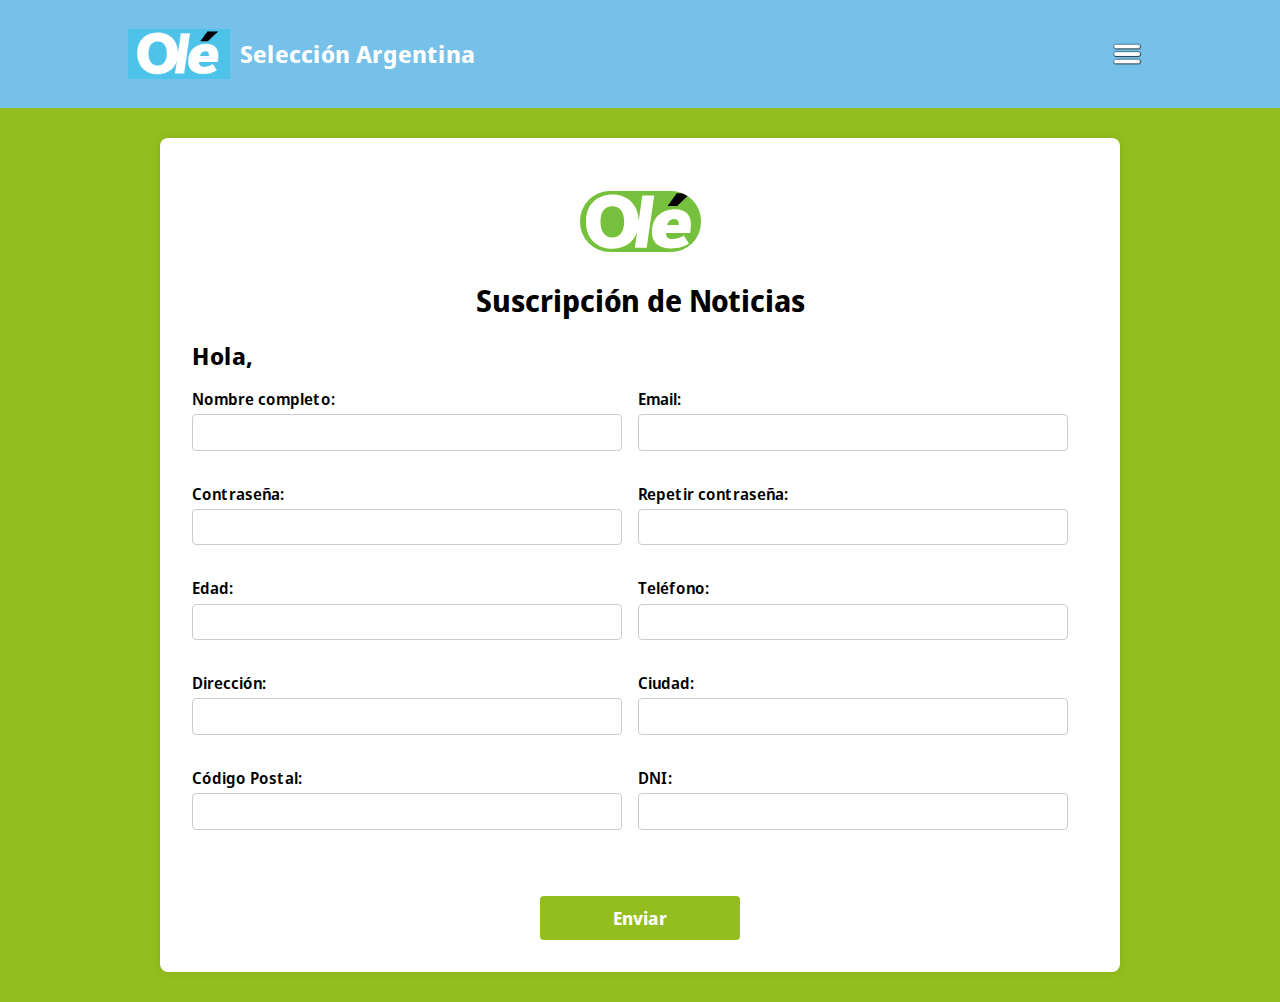
<file: clase_09/index.html>
<!DOCTYPE html>
<html lang="en">
   <head>
      <meta charset="UTF-8" />
      <meta name="viewport" content="width=device-width, initial-scale=1" />
      <link rel="stylesheet" href="css/normalize.css" />
      <link rel="stylesheet" href="css/style.css" />
      <link href="https://fonts.googleapis.com/css2?family=Noto+Sans+Display&display=swap" rel="stylesheet" />
      <title>Suscripción de Noticias</title>
   </head>
   <body>
      <nav class="menu">
         <div class="menu-left">
            <img src="images/ole.png" class="logo_mobile" alt="Diario Olé" />
            <img src="images/logo_arg.png" class="logo_desktop" alt="Diario Olé" />
            <p class="text_menu">Selección Argentina</p>
         </div>
         <img src="images/logo_hamb.png" alt="Menú" class="menu-img" />
      </nav>
      <div class="container">
         <h1 class="logo"><img src="images/ole.png" alt="Logo Diario Olé" /></h1>
         <h2 class="subtitulo">Suscripción de Noticias</h2>
         <main>
            <h2 id="form-title">Hola,</h2>
            <form id="subscription-form" novalidate>
               <div class="form-group half">
                  <label for="fullName">Nombre completo:</label>
                  <input type="text" id="fullName" />
                  <span class="error" id="error-fullName"></span>
               </div>
               <div class="form-group half">
                  <label for="email">Email:</label>
                  <input type="email" id="email" />
                  <span class="error" id="error-email"></span>
               </div>
               <div class="form-group half">
                  <label for="password">Contraseña:</label>
                  <input type="password" id="password" />
                  <span class="error" id="error-password"></span>
               </div>
               <div class="form-group half">
                  <label for="repeatPassword">Repetir contraseña:</label>
                  <input type="password" id="repeatPassword" />
                  <span class="error" id="error-repeatPassword"></span>
               </div>
               <div class="form-group half">
                  <label for="age">Edad:</label>
                  <input type="number" id="age" />
                  <span class="error" id="error-age"></span>
               </div>
               <div class="form-group half">
                  <label for="phone">Teléfono:</label>
                  <input type="text" id="phone" />
                  <span class="error" id="error-phone"></span>
               </div>
               <div class="form-group half">
                  <label for="address">Dirección:</label>
                  <input type="text" id="address" />
                  <span class="error" id="error-address"></span>
               </div>
               <div class="form-group half">
                  <label for="city">Ciudad:</label>
                  <input type="text" id="city" />
                  <span class="error" id="error-city"></span>
               </div>
               <div class="form-group half">
                  <label for="zip">Código Postal:</label>
                  <input type="text" id="zip" />
                  <span class="error" id="error-zip"></span>
               </div>
               <div class="form-group half">
                  <label for="dni">DNI:</label>
                  <input type="text" id="dni" />
                  <span class="error" id="error-dni"></span>
               </div>
               <button type="submit">Enviar</button>
            </form>
         </main>
      </div>
      <script src="js/formulario.js"></script>
   </body>
</html>
</file>
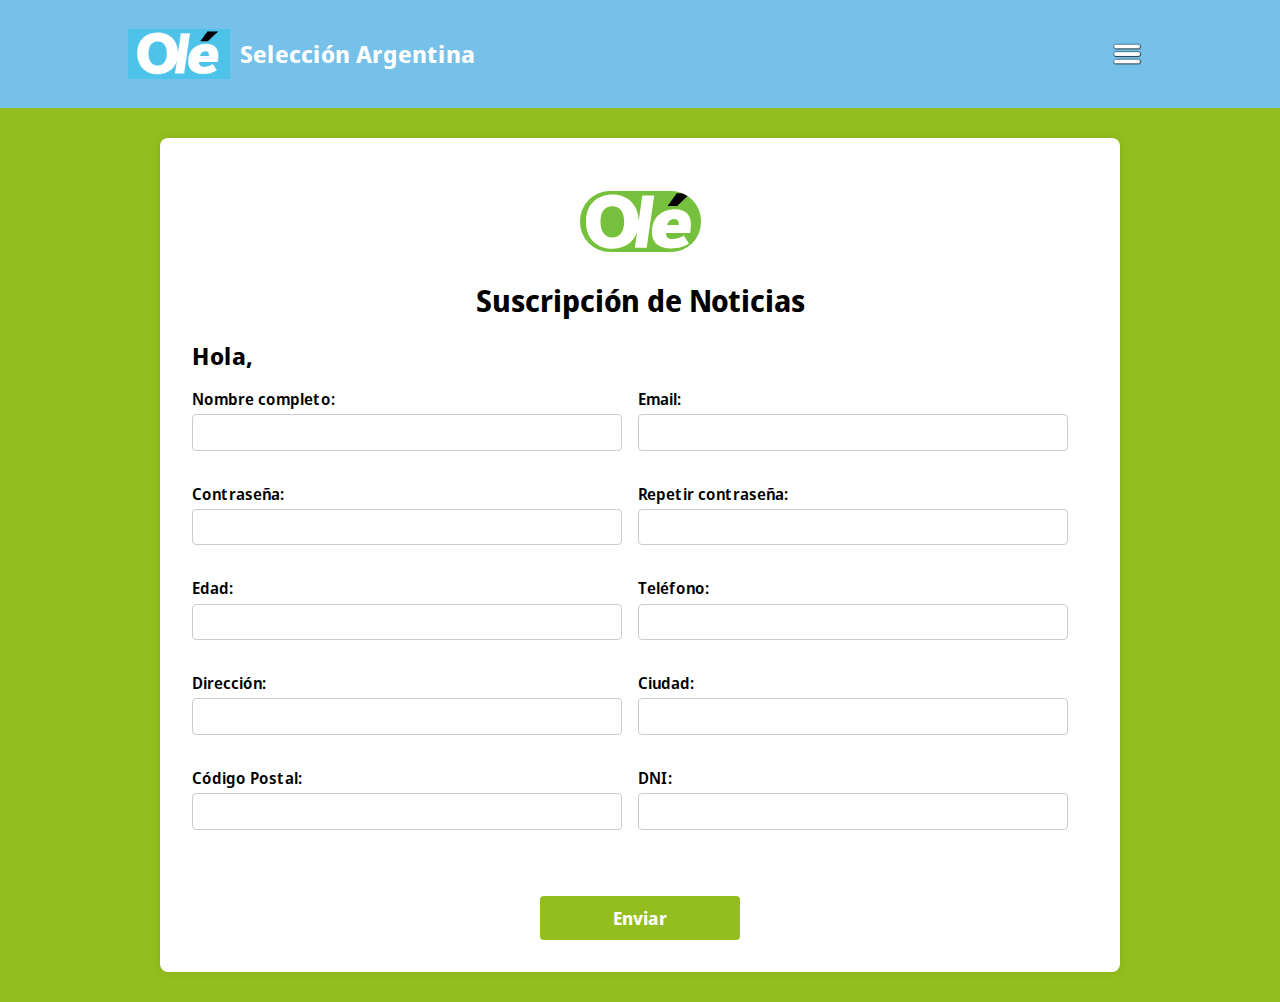
<file: clase_10/index.html>
<!DOCTYPE html>
<html lang="en">
   <head>
      <meta charset="UTF-8" />
      <meta name="viewport" content="width=device-width, initial-scale=1" />
      <link rel="stylesheet" href="css/normalize.css" />
      <link rel="stylesheet" href="css/style.css" />
      <link href="https://fonts.googleapis.com/css2?family=Noto+Sans+Display&display=swap" rel="stylesheet" />
      <title>Suscripción de Noticias</title>
   </head>
   <body>
      <nav class="menu">
         <div class="menu-left">
            <img src="images/ole.png" class="logo_mobile" alt="Diario Olé" />
            <img src="images/logo_arg.png" class="logo_desktop" alt="Diario Olé" />
            <p class="text_menu">Selección Argentina</p>
         </div>
         <img src="images/logo_hamb.png" alt="Menú" class="menu-img" />
      </nav>
      <div class="container">
         <h1 class="logo"><img src="images/ole.png" alt="Logo Diario Olé" /></h1>
         <h2 class="subtitulo">Suscripción de Noticias</h2>
         <main>
            <h2 id="form-title">Hola,</h2>
            <form id="subscription-form" novalidate>
               <div class="form-group half">
                  <label for="fullName">Nombre completo:</label>
                  <input type="text" id="fullName" />
                  <span class="error" id="error-fullName"></span>
               </div>
               <div class="form-group half">
                  <label for="email">Email:</label>
                  <input type="email" id="email" />
                  <span class="error" id="error-email"></span>
               </div>
               <div class="form-group half">
                  <label for="password">Contraseña:</label>
                  <input type="password" id="password" />
                  <span class="error" id="error-password"></span>
               </div>
               <div class="form-group half">
                  <label for="repeatPassword">Repetir contraseña:</label>
                  <input type="password" id="repeatPassword" />
                  <span class="error" id="error-repeatPassword"></span>
               </div>
               <div class="form-group half">
                  <label for="age">Edad:</label>
                  <input type="number" id="age" />
                  <span class="error" id="error-age"></span>
               </div>
               <div class="form-group half">
                  <label for="phone">Teléfono:</label>
                  <input type="text" id="phone" />
                  <span class="error" id="error-phone"></span>
               </div>
               <div class="form-group half">
                  <label for="address">Dirección:</label>
                  <input type="text" id="address" />
                  <span class="error" id="error-address"></span>
               </div>
               <div class="form-group half">
                  <label for="city">Ciudad:</label>
                  <input type="text" id="city" />
                  <span class="error" id="error-city"></span>
               </div>
               <div class="form-group half">
                  <label for="zip">Código Postal:</label>
                  <input type="text" id="zip" />
                  <span class="error" id="error-zip"></span>
               </div>
               <div class="form-group half">
                  <label for="dni">DNI:</label>
                  <input type="text" id="dni" />
                  <span class="error" id="error-dni"></span>
               </div>
               <button type="submit">Enviar</button>
            </form>
         </main>
      </div>
      <div id="modal" class="modal hidden">
      <div class="modal-content">
         <span id="close-modal" class="close-button">&times;</span>
         <div id="modal-message"></div>
      </div>
      </div>
      <script src="js/formulario.js"></script>
   </body>
</html>
</file>
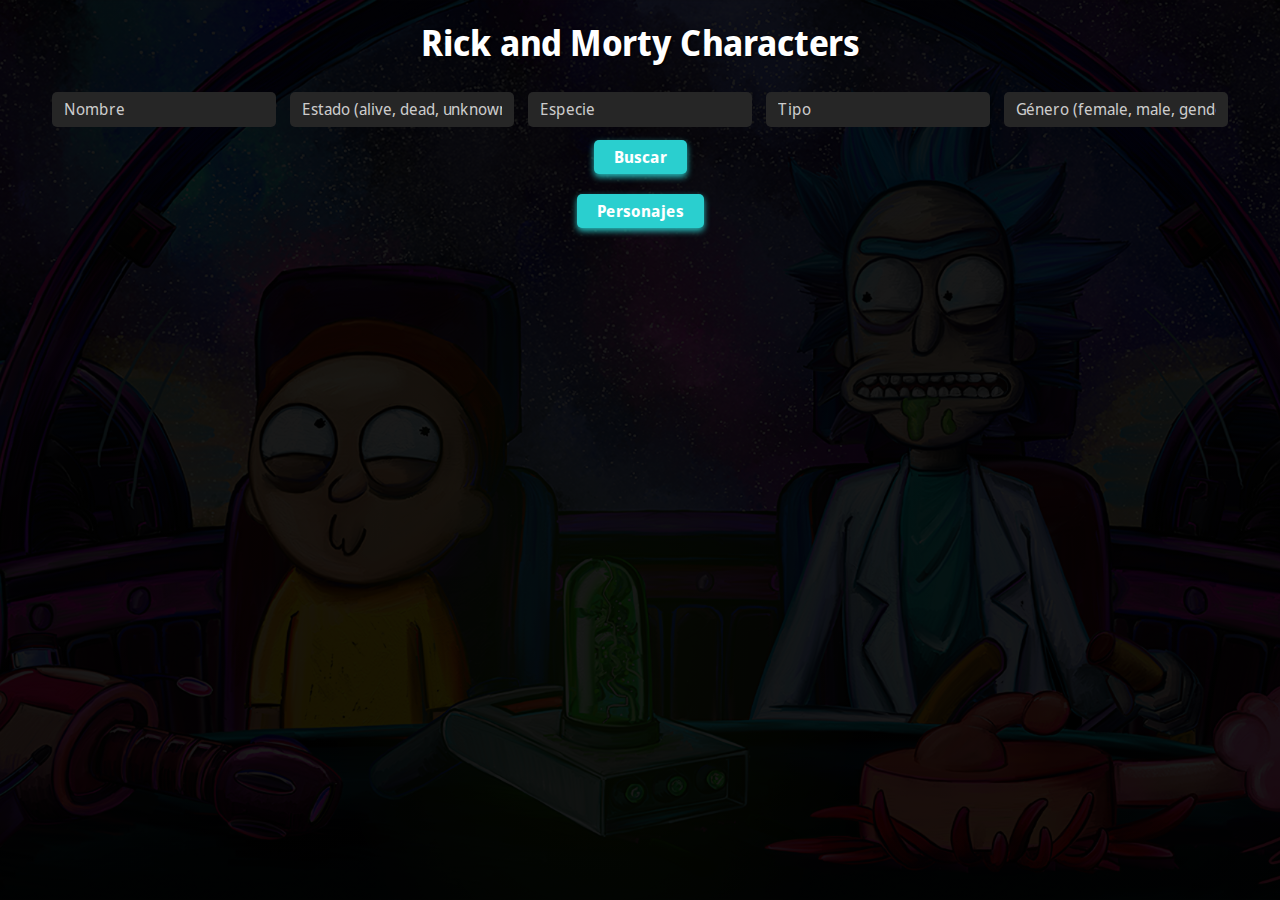
<file: clase_11/index.html>
<!DOCTYPE html>
<html lang="en">

<head>
    <meta charset="UTF-8" />
    <meta name="viewport" content="width=device-width, initial-scale=1" />
    <link rel="stylesheet" href="css/normalize.css" />
    <link rel="stylesheet" href="css/style.css" />
    <link href="https://fonts.googleapis.com/css2?family=Noto+Sans+Display&display=swap" rel="stylesheet" />
    <title>Rick and Morty</title>
</head>

<body>
    <h1>Rick and Morty Characters</h1>
    <section class="filters">
        <form id="filter-form">
            <input type="text" id="name" placeholder="Nombre" />
            <input type="text" id="status" placeholder="Estado (alive, dead, unknown)" />
            <input type="text" id="species" placeholder="Especie" />
            <input type="text" id="type" placeholder="Tipo" />
            <input type="text" id="gender" placeholder="Género (female, male, genderless, unknown)" />
            <button type="submit">Buscar</button>
        </form>
    </section>
    <button id="get-all">Personajes</button>
    <section id="results"></section>
    <div id="pagination"></div>
    <script src="js/script.js"></script>
</body>

</html>
</file>
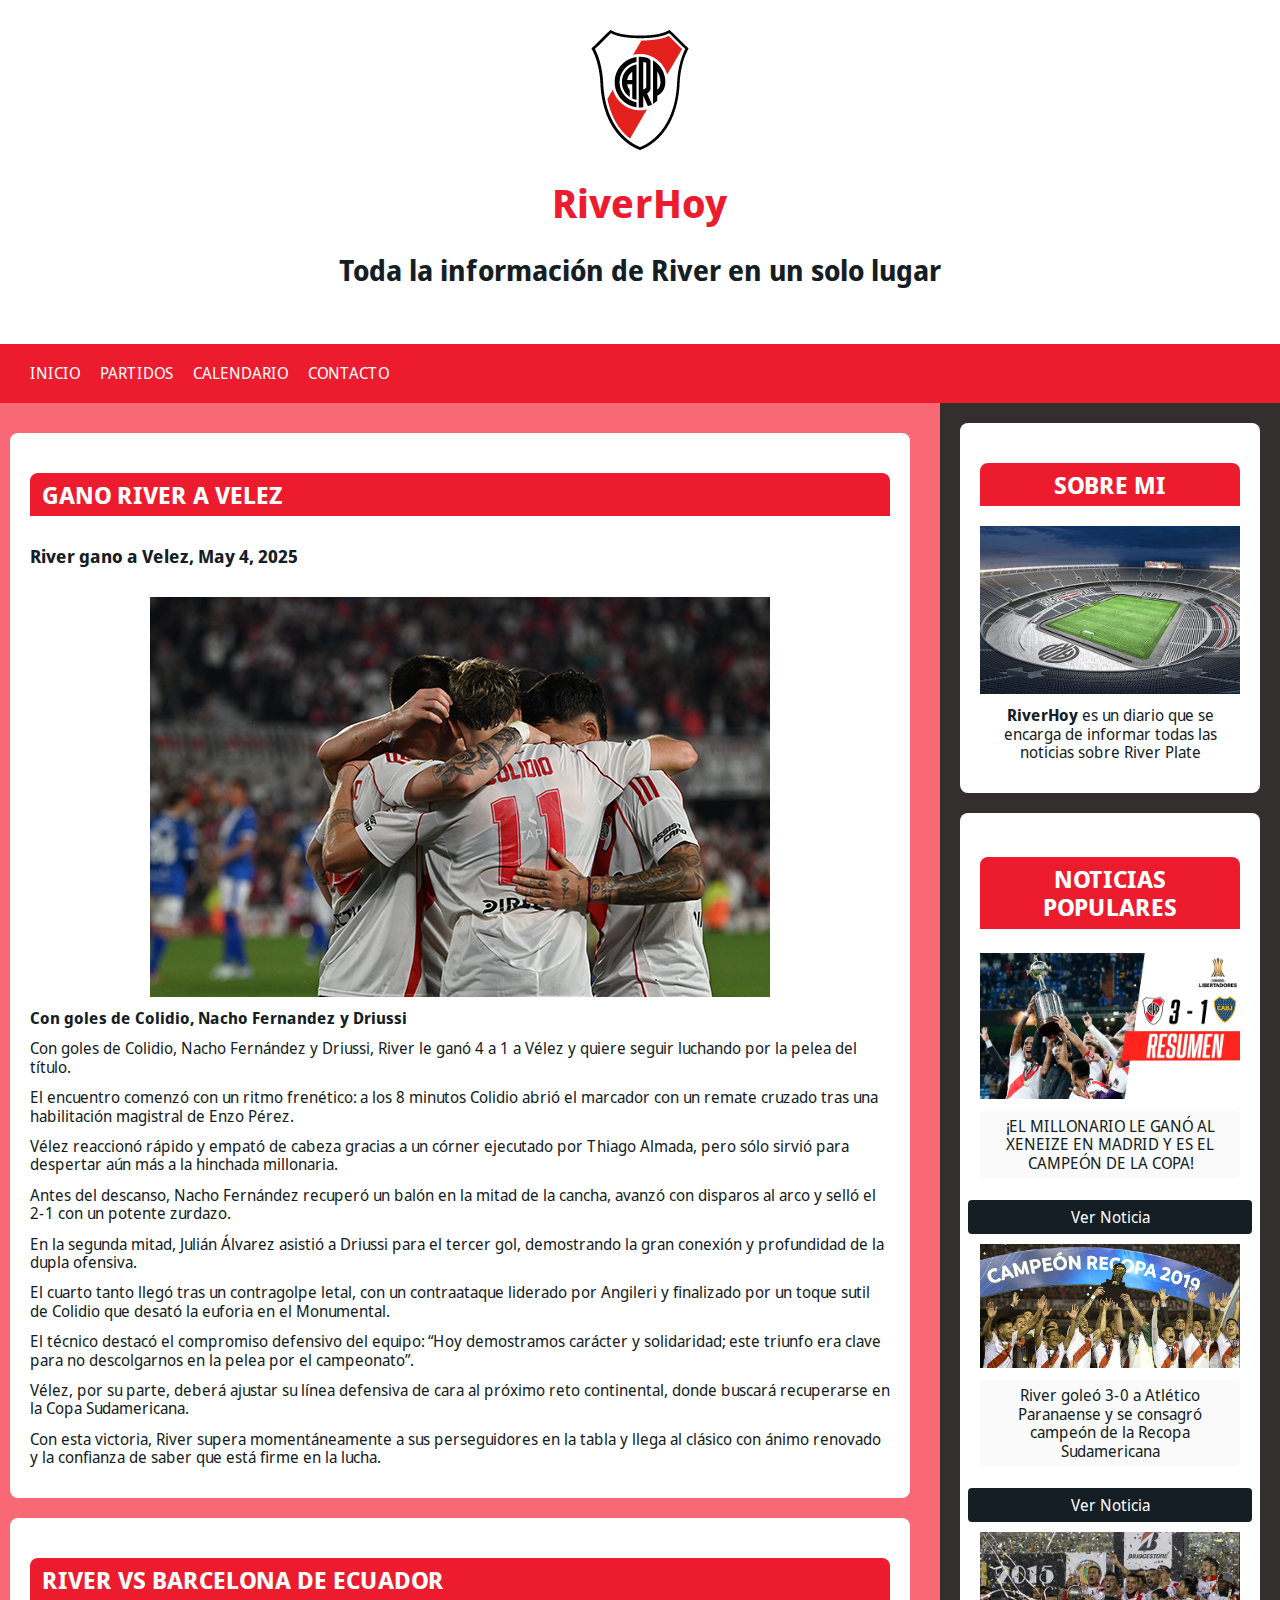
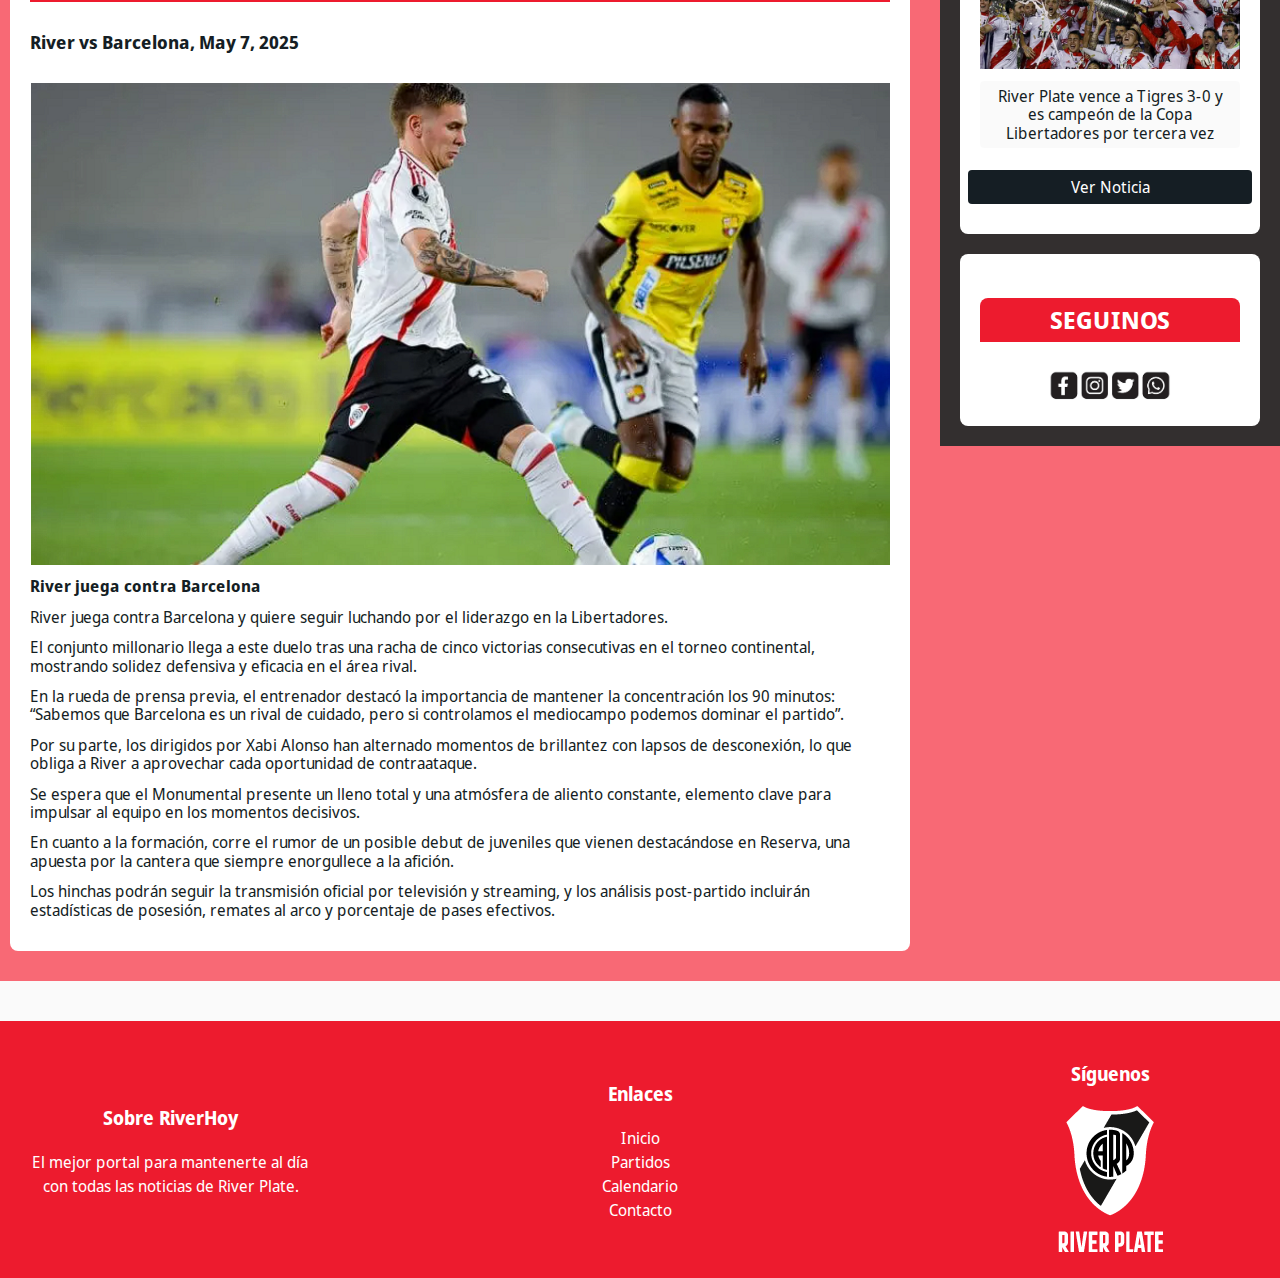
<file: tp_02_flexbox/index.html>
<!DOCTYPE html>
<html>
<head>
	<meta charset="UTF-8">
	<meta name="viewport" content="width=device-width, initial-scale=1.0">
	<link rel="stylesheet" type="text/css" href="css/normalize.css">
	<link href="https://fonts.googleapis.com/css2?family=Noto+Sans+Display&display=swap" rel="stylesheet">
	<link href="https://fonts.googleapis.com/css2?family=Noto+Sans+Display:wght@900&display=swap" rel="stylesheet">
	<link rel="stylesheet" type="text/css" href="css/style.css">
	<title>Trabajo Practico N° 2 - Lucas Calvo Coltro</title>
</head>
<body>
	<div class="header">
		<img src="images/logo-river.png" class="logo" alt="RiverHoy">
		<h1>RiverHoy</h1>
		<p><strong>Toda la informaci&oacute;n de River en un solo lugar</strong> </p>
	</div>
	<nav>
		<div class="topNav">
			<a href="index.html">INICIO</a>
			<a href="#">PARTIDOS</a>
			<a href="#">CALENDARIO</a>
			<a href="#">CONTACTO</a>
		</div>
		<img src="images/logo_hamb.png" alt="Menú" class="menuImg">
	</nav>
	<div class="row">
		<section class="leftColumn">
			<div class="card">
				<h2>GANO RIVER A VELEZ</h2>
				<h5>River gano a Velez, May 4, 2025</h5>
				<div class="fakeImg">
					<img src="images/26729-nota.jpg" class="imgNoticia" alt="RiverHoy">
				</div>
				<p><strong>Con goles de Colidio, Nacho Fernandez y Driussi</strong></p>
				<p>Con goles de Colidio, Nacho Fernández y Driussi, River le ganó 4 a 1 a Vélez y quiere seguir luchando por la pelea del título.</p>
				<p>El encuentro comenzó con un ritmo frenético: a los 8 minutos Colidio abrió el marcador con un remate cruzado tras una habilitación magistral de Enzo Pérez.</p>
				<p>Vélez reaccionó rápido y empató de cabeza gracias a un córner ejecutado por Thiago Almada, pero sólo sirvió para despertar aún más a la hinchada millonaria.</p>
				<p>Antes del descanso, Nacho Fernández recuperó un balón en la mitad de la cancha, avanzó con disparos al arco y selló el 2-1 con un potente zurdazo.</p>
				<p>En la segunda mitad, Julián Álvarez asistió a Driussi para el tercer gol, demostrando la gran conexión y profundidad de la dupla ofensiva.</p>
				<p>El cuarto tanto llegó tras un contragolpe letal, con un contraataque liderado por Angileri y finalizado por un toque sutil de Colidio que desató la euforia en el Monumental.</p>
				<p>El técnico destacó el compromiso defensivo del equipo: “Hoy demostramos carácter y solidaridad; este triunfo era clave para no descolgarnos en la pelea por el campeonato”.</p>
				<p>Vélez, por su parte, deberá ajustar su línea defensiva de cara al próximo reto continental, donde buscará recuperarse en la Copa Sudamericana.</p>
				<p>Con esta victoria, River supera momentáneamente a sus perseguidores en la tabla y llega al clásico con ánimo renovado y la confianza de saber que está firme en la lucha.</p>
			</div>
			<div class="card">
				<h2>RIVER VS BARCELONA DE ECUADOR</h2>
				<h5>River vs Barcelona, May 7, 2025</h5>
				<div class="fakeImg">
					<img src="images/Screenshot_3.png" class="imgNoticia" alt="RiverHoy">
				</div>
				<p><strong>River juega contra Barcelona</strong></p>
				<p>River juega contra Barcelona y quiere seguir luchando por el liderazgo en la Libertadores.</p>
				<p>El conjunto millonario llega a este duelo tras una racha de cinco victorias consecutivas en el torneo continental, mostrando solidez defensiva y eficacia en el área rival.</p>
				<p>En la rueda de prensa previa, el entrenador destacó la importancia de mantener la concentración los 90 minutos: “Sabemos que Barcelona es un rival de cuidado, pero si controlamos el mediocampo podemos dominar el partido”.</p>
				<p>Por su parte, los dirigidos por Xabi Alonso han alternado momentos de brillantez con lapsos de desconexión, lo que obliga a River a aprovechar cada oportunidad de contraataque.</p>
				<p>Se espera que el Monumental presente un lleno total y una atmósfera de aliento constante, elemento clave para impulsar al equipo en los momentos decisivos.</p>
				<p>En cuanto a la formación, corre el rumor de un posible debut de juveniles que vienen destacándose en Reserva, una apuesta por la cantera que siempre enorgullece a la afición.</p>
				<p>Los hinchas podrán seguir la transmisión oficial por televisión y streaming, y los análisis post-partido incluirán estadísticas de posesión, remates al arco y porcentaje de pases efectivos.</p>
			</div>
		</section>
		<aside class="rightColumn">
			<section class="card">
				<h2>SOBRE MI</h2>
				<div class="fakeImg">
					<img src="images/Screenshot_1.png" class="imgNoticia" alt="RiverHoy">
				</div>
				<p><strong>RiverHoy</strong> es un diario que se encarga de informar todas las noticias sobre River Plate</p>
			</section>
			<section class="card">
				<h3>NOTICIAS POPULARES</h3>
				<div class="fakeImg">
					<img src="images/rivermadrid.jpg" class="imgNoticia" alt="RiverHoy">
					<p>¡EL MILLONARIO LE GANÓ AL XENEIZE EN MADRID Y ES EL CAMPEÓN DE LA COPA!</p>
					<a href="#">Ver Noticia</a>
				</div>
				<div class="fakeImg">
					<img src="images/Screenshot_4.png" class="imgNoticia" alt="RiverHoy">
					<p>River goleó 3-0 a Atlético Paranaense y se consagró campeón de la Recopa Sudamericana</p>
					<a href="#">Ver Noticia</a>
				</div>
				<div class="fakeImg">
					<img src="images/Screenshot_5.png" class="imgNoticia" alt="RiverHoy">
					<p>River Plate vence a Tigres 3-0 y es campeón de la Copa Libertadores por tercera vez</p>
					<a href="#">Ver Noticia</a>
				</div>
			</section>
			<section class="card">
				<h3>SEGUINOS</h3>
				<div class="fakeImg">
					<img src="images/Screenshot_2.png" class="imgRedes" alt="RiverHoy">
				</div>
			</section>
		</aside>
	</div>
	<footer class="footer">
		<div class="footerSectionInfo">
			<h3>Sobre RiverHoy</h3>
			<p>El mejor portal para mantenerte al día con todas las noticias de River Plate.</p>
		</div>
		<div class="footerSection">
			<h3>Enlaces</h3>
			<ul>
				<li><a href="#">Inicio</a></li>
				<li><a href="#">Partidos</a></li>
				<li><a href="#">Calendario</a></li>
				<li><a href="#">Contacto</a></li>
			</ul>
		</div>
		<div class="footerSection">
			<h3>Síguenos</h3>
			<div class="imgFooter">
				<img src="images/logo-river-foot.png" class="imgFooter" alt="RiverHoy">
			</div>
		</div>
	</footer>

</body>
</html>
</file>
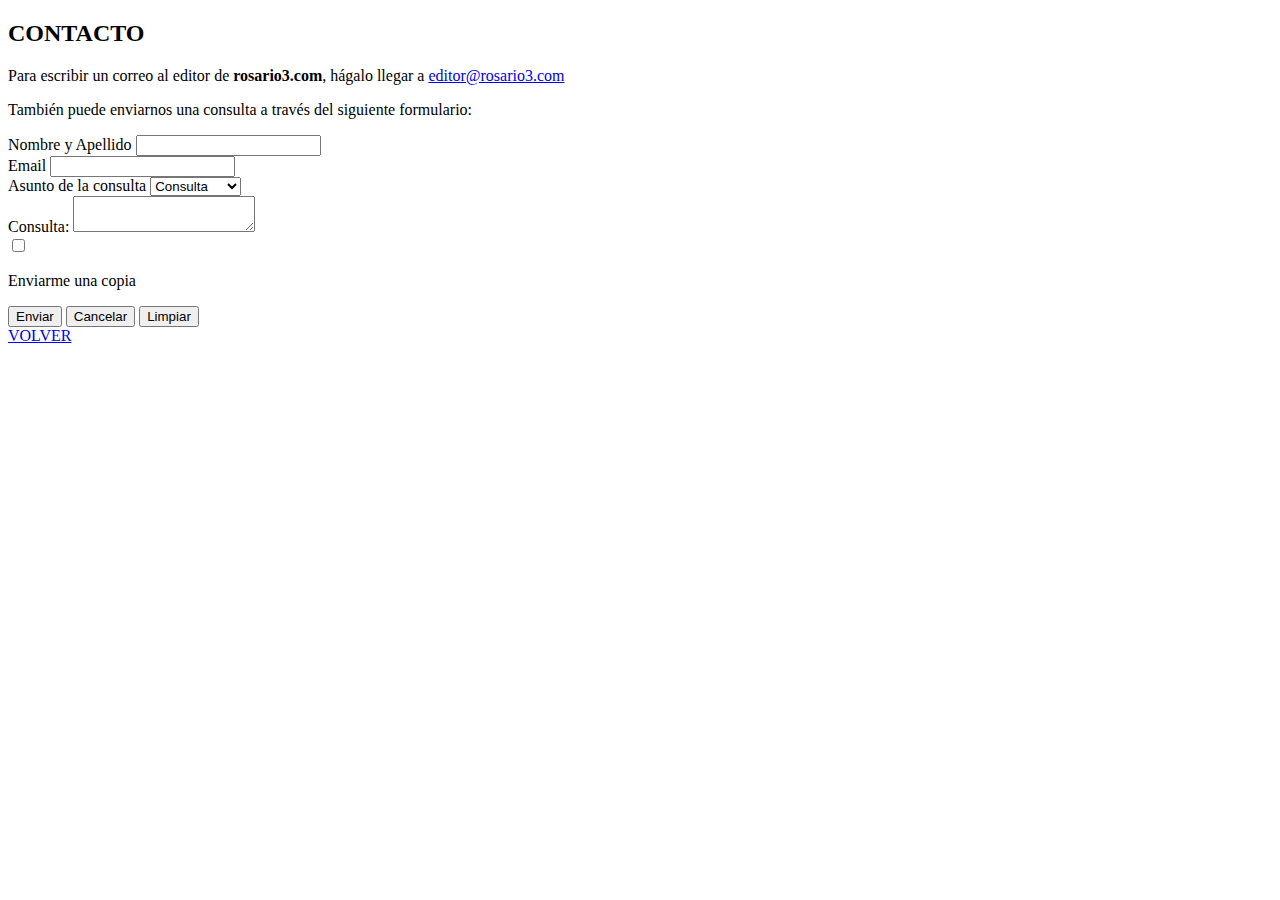
<file: clase_03/contact.html>
<!DOCTYPE html>
<html lang="en">
   <head>
      <meta charset="UTF-8">
      <meta name="viewport" content="width=device-width, initial-scale=1.0">
      <title>Contacto</title>
   </head>
   <body>
      <h2>CONTACTO</h2>
      <p>
         Para escribir un correo al editor de <strong>rosario3.com</strong>, hágalo llegar a
         <a href="mailto:editor@rosario3.com">editor@rosario3.com</a>
      </p>
      <p>También puede enviarnos una consulta a través del siguiente formulario:</p>
      <form>
         <div>
            <label for="nombre">Nombre y Apellido </label>
            <input type="text" id="nombre">
         </div>
         <div>
            <label for="email">Email  </label>
            <input type="text" id="email">
         </div>
         <label for="consulta">Asunto de la consulta</label>
         <select id="consulta" name="consulta">
            <option value="consulta1">Consulta</option>
            <option value="sugerencia">Sugerencia</option>
            <option value="comentario">Comentario</option>
            <option value="reclamo">Reclamo</option>
            <option value="otro">Otro</option>
         </select>
         <div>
            <label for="consulta">Consulta:   </label>
            <textarea id="consulta"></textarea>
         </div>
         <div>
            <input type="checkbox">
            <p>Enviarme una copia</p>
         </div>
         <button type="submit">Enviar</button>
         <button type="button">Cancelar</button>
         <button type="reset">Limpiar</button>
      </form>

      <a href="index.html">VOLVER</a>
   </body>
</html>
</file>
<file: css/style.css>
body {
  font-family: 'Noto Sans Display','Segoe UI', Tahoma, Geneva, Verdana, sans-serif;
  background: #f4f6f8;
  color: #333;
  padding: 32px;
  margin: 0;
  font-size: 20px;
}

h1 {
  text-align: center;
  color: #2c3e50;
  margin-bottom: 32px;
}

ul {
  list-style: none;
  padding: 0;
  max-width: 400px;
  margin: 0 auto;
}

li {
  margin-bottom: 16px;
  background: #ffffff;
  border-radius: 12px;
  box-shadow: 0 3px 8px rgba(0, 0, 0, 0.1);
  transition: transform 0.2s ease, box-shadow 0.3s ease;
  overflow: hidden;
}

li:hover {
  transform: translateY(-4px);
  box-shadow: 0 6px 16px rgba(0, 0, 0, 0.15);
}

a {
  display: block;
  padding: 16px 20px;
  color: #1a73e8;
  text-decoration: none;
  font-weight: 900;
  background: linear-gradient(to right, #ffffff 0%, #f8fbff 100%);
  transition: background-color 0.3s ease, color 0.3s ease;
}

a:hover {
  background-color: #e8f0fe;
  color: #0c57d6;
  text-decoration: none;
}
</file>
<file: clase_04/style.css>
h1,
h2,
h3 {
	font-family: NotoSansDisplay-Black, "Arial Black", sans-serif;
	color: #151E24;
}

h1 {
	font-size: 60px;
	line-height: 70px;
}

h2 {
	font-size: 26px;
	line-height: 33px;
	font-family: NotoSansDisplay-Bold, "Arial Black", sans-serif;
}

.articulo p {
	font-weight: 400;
	line-height: 34px;
	letter-spacing: 0px;
	font-family: NotoSansDisplay-Regular, Arial, sans-serif;
	font-size: 20px;
}

.logo_pie {
	background: #94BE1F;
}

.pie {
	background-color: #242F37;
}

.pie p {
	color: #FFFFFF;
	font-family: Heebo-Regular, Arial, sans-serif;
	font-weight: 300;
	font-size: 16px;
	line-height: 20px;
}

.text_menu {
	color: #FFFFFF;
	font-size: 30px;
}

.menu {
	background: #75C1E9;
}

.menu li {
	color: #FFFFFF;
	font-size: 15px;
}

.menu li a {
	font-family: Heebo-Regular, Arial, sans-serif;
	font-weight: 700;
	font-size: 13px;
	color: #FFFFFF;
	list-style: none;
	text-decoration: none;
}
</file>
<file: clase_05/css/style.css>
h1,
h2,
h3 {
	font-family: 'Noto Sans Display', 'Arial Black', sans-serif;
    color: #151E24;
}

h1 {
    font-size: 40px;
    line-height: 48px;
    letter-spacing: -1.8px;
	font-weight: 900; 
	padding: 30px;
}

.antetitulo
{
    background: #94BE1F;
    margin-top: 30px;
    border-radius: 5px;
    text-transform: uppercase;
    width: fit-content;
    height: 20px;
	padding: 5px;
    overflow: hidden;
	list-style: 1.5px;
}

.text_ante
{
    font-size: 14px;
    line-height: 1.5;
    color: #242F37; 
    font-family: Heebo-bold, "Arial", sans-serif;
	font-weight: 600;
}

.imagenprincipal
{
    max-width: 1320px;
    margin: 0px auto 1.5rem;
    display: flex;
    -webkit-box-pack: center;
    justify-content: center;
}
section
{
    max-width: 980px;
    margin: 0px auto;
    flex-direction: column;
    text-align: center;
    display: flex;
    -webkit-box-align: center;
    align-items: center;
}

section img
{
    width: 100%;
}
h2 {
    font-size: 22px;
    line-height: 31px;
    letter-spacing: 0px;
	padding: 10px;
}

.articulo p {
	font-weight: 400;
    line-height: 34px;
    letter-spacing: 0px;
	font-size: 20px;
    font-family: 'Noto Sans Display', Arial, sans-serif;
}

.logo_pie {
    background: #94BE1F;
	padding-top: 40px;
	padding-bottom: 40px;
}

.pie {
    background-color: #242F37;
	padding: 30px 10px 30px 10px;
}

.pie p {
	color: #FFFFFF;
    font-family: Heebo-Regular, Arial, sans-serif;
    font-weight: 300;
    font-size: 16px;
    line-height: 20px;
	margin: 0px;
}

.text_menu {
    color: #FFFFFF;
    font-size: 30px;
}

.menu {
    background: #92BF30;
}

.menu p
{
	display: none;
}

.menu-img
{
  height: 30px;    
  width: auto; 
  float: right;  
  margin-top: 15px;
  margin-right: 20px;
}
.logo_mobile
{
	width: 20%;
	margin-left: 10px;
	padding: 10px;
}
.logo_desktop
{
	display: none;
}

.imgsecundaria {
	padding: 20px;
  }
  
.imgsecundaria img {
width: 100%;
height: auto;
display: block;
}

.logo_pie img
{   
	width: auto; 
	margin-top: 15px;
	margin-right: 20px;
}

.imgprincipal {
	display: inline-block;
	position: relative;
	margin: 20px 0;
 }
 
 .imgprincipal img {
	display: block;
	max-width: 100%;
	height: auto;
 }
 
 .imgprincipal figcaption {
	position: absolute;
	bottom: 0;
	left: 0;
	background-color: #94BE1F;
	padding: 10px;
	font-size: 15px;
	color: #FFFFFF;
 }
 
/* Tablet*/
@media only screen and (min-width: 480px) and (max-width: 1199px) {
	.logo_mobile {
		width: 10%;     
		margin-left: 10px;
		padding: 10px;
		display: inline;
	}

	.logo_desktop {
		display: none;
	}

	.text_menu {
		display: none;
	}


}

/* Desktop*/
@media only screen and (min-width: 1200px) {
	h1 {
		color: #242F37;
		padding: 0px;
		font-size: 60px;
		line-height: 70px;
	}

	.logo_desktop {
		display: inline;
		margin-right: 50px;
		height: 50px;
		padding: 0px;
	}

	.logo_mobile {
		display: none;
	}

	.text_menu {
		display: inline;
	}

	.menu {
		background-color: #75C1E9;
		padding-left: 15%;
		padding-right: 15%;
		padding-top: 10px;
		padding-bottom: 10px;
		align-items: center;  
	}

	.menu p {
		display: inline;
		font-family: 'Noto Sans Display', Arial, sans-serif;
		font-weight: 500;
		white-space: nowrap;   
		margin-bottom: 20px;
	}



	h2{
		font-size: 26px;
	}




}
</file>
<file: clase_06/css/style.css>
h1,
h2,
h3 {
	font-family: 'Noto Sans Display', 'Arial Black', sans-serif;
	color: #151E24;
}

h1 {
	font-size: 40px;
	line-height: 48px;
	letter-spacing: -1.8px;
	font-weight: 900;
	padding: 30px;
}

.antetitulo {
	background: #94BE1F;
	margin-top: 30px;
	border-radius: 5px;
	text-transform: uppercase;
	justify-content: center;
	height: 20px;
	padding: 5px;
	overflow: hidden;
	list-style: 1.5px;
	display: flex;
}

.text_ante {
	font-size: 14px;
	line-height: 1.5;
	color: #242F37;
	font-family: Heebo-bold, "Arial", sans-serif;
	font-weight: 600;
}

.imagenprincipal {
	max-width: 1320px;
	margin: 0px auto 1.5rem;
	display: flex;
	-webkit-box-pack: center;
	justify-content: center;
}

section {
	max-width: 980px;
	margin: 0px auto;
	flex-direction: column;
	text-align: center;
	display: flex;
	-webkit-box-align: center;
	align-items: center;
}

section img {
	width: 100%;
}

h2 {
	font-size: 22px;
	line-height: 31px;
	letter-spacing: 0px;
	padding: 10px;
}

.articulo p {
	font-weight: 400;
	line-height: 34px;
	letter-spacing: 0px;
	font-size: 20px;
	font-family: 'Noto Sans Display', Arial, sans-serif;
}

.logo_pie {
	background: #94BE1F;
	padding-top: 40px;
	padding-bottom: 40px;
}

.pie {
	background-color: #242F37;
	padding: 30px 10px 30px 10px;
}

.pie p {
	color: #FFFFFF;
	font-family: Heebo-Regular, Arial, sans-serif;
	font-weight: 300;
	font-size: 16px;
	line-height: 20px;
	margin: 0px;
}

.text_menu {
	color: #FFFFFF;
	font-size: 30px;
}

.menu {
	background: #92BF30;
	display: flex;
	justify-content: space-between;
	align-items: center;
}

.menu-left {
	display: flex;
	align-items: center;
	gap: 10px;
}

.menu p {
	display: none;
}

.menu-img {
	height: 30px;
	margin-right: 10px;
}

.logo_mobile {
	height: 50px;
	justify-content: flex-start;
}

.logo_desktop {
	display: none;
}

.imgsecundaria {
	padding: 20px;
}

.imgsecundaria img {
	width: 100%;
	height: auto;
	display: block;
}

.logo_pie img {
	width: auto;
	margin-top: 15px;
	margin-right: 20px;
}

.imgprincipal {
	display: inline-block;
	position: relative;
	margin: 20px 0;
}

.imgprincipal img {
	display: block;
	max-width: 100%;
	height: auto;
}

.imgprincipal figcaption {
	position: absolute;
	bottom: 0;
	left: 0;
	background-color: #94BE1F;
	padding: 10px;
	font-size: 15px;
	color: #FFFFFF;
}

@media only screen and (min-width: 480px) and (max-width: 1199px) {
	.logo_mobile {
		margin-left: 10px;
		padding: 10px;
		display: inline;
	}
	.logo_desktop {
		display: none;
	}
	.text_menu {
		display: none;
	}
}

@media only screen and (min-width: 1200px) {
	h1 {
		color: #242F37;
		padding: 0px;
		font-size: 60px;
		line-height: 70px;
	}
	.logo_desktop {
		display: inline;
		height: 50px;
		padding: 0px;
	}
	.logo_mobile {
		display: none;
	}
	.text_menu {
		display: inline;
		text-align: center;
		justify-content: center;
	}
	.menu {
		background-color: #75C1E9;
		padding-left: 20%;
		padding-right: 20%;
		align-items: center;
	}
	.menu p {
		display: inline;
		font-family: 'Noto Sans Display', Arial, sans-serif;
		font-weight: 500;
		white-space: nowrap;
		justify-content: center;
	}
	h2 {
		font-size: 26px;
	}
}
</file>
<file: clase_09/css/style.css>
* {
  box-sizing: border-box;
}
body {
  font-family: 'Noto Sans Display', Arial, sans-serif;
  background-color: #94BE1F;
  margin: 0;
  overflow-x: hidden;
}

.menu {
  background: #92BF30;
  display: flex;
  justify-content: space-between;
  align-items: center;
  padding: 10px 16px;
  width: 100%;
}

.menu-left {
  display: flex;
  align-items: center;
  gap: 10px;
}

.logo_mobile {
  height: 50px;
  display: inline;
}

.logo_desktop {
  height: 50px;
  display: none;
}

.text_menu {
  color: #FFFFFF;
  font-size: 24px;
  font-weight: bold;
  display: none;
}


.container {
  max-width: 960px;
  width: 100%;
  margin: 30px auto;
  background-color: #fff;
  padding: 32px;
  border-radius: 8px;
  box-shadow: 0 0 10px rgba(0, 0, 0, 0.1);
}

.logo {
  text-align: center;
  margin-bottom: 16px;
}

.logo img {
  max-width: 100%;
  height: auto;
  border-radius: 30px;
}

.menu-img {
	height: 30px;
	margin-right: 10px;
}

.subtitulo {
  text-align: center;
  margin-bottom: 24px;
  font-size: 30px;
}

form {
  display: flex;
  flex-wrap: wrap;
  gap: 16px;
}

.form-group {
  width: 100%;
  display: flex;
  flex-direction: column;
}

label {
  margin-bottom: 6px;
  font-weight: 600;
}

input {
  padding: 8px;
  font-size: 16px;
  border: 1px solid #ccc;
  border-radius: 4px;
}

input.error-border {
  border: 2px solid red;
}


input.valid-border {
   border: 2px solid green;
}


.error {
  color: red;
  font-size: 14px;
  font-weight: bold;
  height: 14px;
  margin-top: 4px;
}

button {
  margin: 32px auto 0;
  padding: 12px 24px;
  font-size: 18px;
  font-weight: bold;
  cursor: pointer;
  background-color: #94BE1F;
  color: white;
  border: none;
  border-radius: 4px;
  width: 200px;
  display: block;
}

@media (min-width: 768px) {
  .half {
    width: 48%;
  }

  .text_menu {
    display: inline;
  }

  .logo_mobile {
    display: none;
  }

  .logo_desktop {
    display: inline;
  }

  .menu {
    background-color: #75C1E9;
    padding: 16px 10%;
  }
}

@media (max-width: 767px) {
  .half {
    width: 100%;
  }

  .text_menu {
    display: none;
  }

  .logo_mobile {
    display: inline;
  }

  .logo_desktop {
    display: none;
  }

}
</file>
<file: clase_10/css/style.css>
* {
  box-sizing: border-box;
}
body {
  font-family: 'Noto Sans Display', Arial, sans-serif;
  background-color: #94BE1F;
  margin: 0;
  overflow-x: hidden;
}

.menu {
  background: #92BF30;
  display: flex;
  justify-content: space-between;
  align-items: center;
  padding: 10px 16px;
  width: 100%;
}

.menu-left {
  display: flex;
  align-items: center;
  gap: 10px;
}

.logo_mobile {
  height: 50px;
  display: inline;
}

.logo_desktop {
  height: 50px;
  display: none;
}

.text_menu {
  color: #FFFFFF;
  font-size: 24px;
  font-weight: bold;
  display: none;
}


.container {
  max-width: 960px;
  width: 100%;
  margin: 30px auto;
  background-color: #fff;
  padding: 32px;
  border-radius: 8px;
  box-shadow: 0 0 10px rgba(0, 0, 0, 0.1);
}

.logo {
  text-align: center;
  margin-bottom: 16px;
}

.logo img {
  max-width: 100%;
  height: auto;
  border-radius: 30px;
}

.menu-img {
	height: 30px;
	margin-right: 10px;
}

.subtitulo {
  text-align: center;
  margin-bottom: 24px;
  font-size: 30px;
}

form {
  display: flex;
  flex-wrap: wrap;
  gap: 16px;
}

.form-group {
  width: 100%;
  display: flex;
  flex-direction: column;
}

label {
  margin-bottom: 6px;
  font-weight: 600;
}

input {
  padding: 8px;
  font-size: 16px;
  border: 1px solid #ccc;
  border-radius: 4px;
}

input.error-border {
  border: 2px solid red;
}


input.valid-border {
   border: 2px solid green;
}


.error {
  color: red;
  font-size: 14px;
  font-weight: bold;
  height: 14px;
  margin-top: 4px;
}

button {
  margin: 32px auto 0;
  padding: 12px 24px;
  font-size: 18px;
  font-weight: bold;
  cursor: pointer;
  background-color: #94BE1F;
  color: white;
  border: none;
  border-radius: 4px;
  width: 200px;
  display: block;
}

.modal {
  position: fixed;
  top: 0;
  left: 0;
  width: 100%;
  height: 100%;
  background-color: rgba(0,0,0,0.6);
  display: flex;
  justify-content: center;
  align-items: center;
  z-index: 1000;
}
.modal.hidden {
  display: none;
}
.modal-content {
  background-color: white;
  padding: 2em;
  border-radius: 10px;
  max-width: 500px;
  width: 90%;
}
.close-button {
  float: right;
  font-size: 1.5em;
  cursor: pointer;
}


@media (min-width: 768px) {
  .half {
    width: 48%;
  }

  .text_menu {
    display: inline;
  }

  .logo_mobile {
    display: none;
  }

  .logo_desktop {
    display: inline;
  }

  .menu {
    background-color: #75C1E9;
    padding: 16px 10%;
  }
}

@media (max-width: 767px) {
  .half {
    width: 100%;
  }

  .text_menu {
    display: none;
  }

  .logo_mobile {
    display: inline;
  }

  .logo_desktop {
    display: none;
  }

}
</file>
<file: clase_11/css/style.css>
body {
    font-family: 'Noto Sans Display', Arial, sans-serif;
    background:
        linear-gradient(rgba(0, 0, 0, 0.9), rgba(0, 0, 0, 0.9)),
        url("../images/fondo.jpg");
    background-size: cover;
    background-position: center;
    background-repeat: no-repeat;
    background-attachment: fixed;
    color: #ffffff;
}

h1,
h2 {
    text-align: center;
    font-size: 35px;
    color: #ffffff;
    ;
    text-shadow: 1px 1px 3px #000000;
}

.filters {
    margin-bottom: 16px;
    text-align: center;
}

#get-all {
    display: block;
    margin: 20px auto;
    padding: 8px 20px;
    border: none;
    border-radius: 5px;
    background-color: #2acfcf;
    color: #fff;
    font-weight: bold;
    box-shadow: 0 3px 6px #29bebe;
    transition: background-color 0.3s ease;
}



input {
    margin: 5px;
    padding: 8px 12px;
    width: 200px;
    border: none;
    border-radius: 5px;
    background-color: #262626;
    color: #eeeeee;
    font-size: 16px;
    transition: background-color 0.3s ease;
}

input::placeholder {
    color: #cccccc;
}

input:focus {
    outline: none;
    background-color: #4d4d4d;
    box-shadow: 0 0 5px #f0a500;
}

button {
    padding: 8px 20px;
    margin-top: 8px;
    cursor: pointer;
    border: none;
    border-radius: 5px;
    background-color: #2acfcf;
    color: #ffffff;
    font-weight: bold;
    box-shadow: 0 3px 6px #27bebe;
    transition: background-color 0.3s ease, color 0.3s ease, box-shadow 0.3s ease;
}

button:hover {
    background-color: #27bebe;
    box-shadow: 0 5px 12px #239999;
    color: #e0f7f7;
}

#results {
    display: flex;
    flex-wrap: wrap;
    justify-content: center;
    gap: 24px;
}

.card {
    background-color: #1a1a1a;
    backdrop-filter: blur(8px);
    padding: 16px;
    border-radius: 12px;
    box-shadow: 0 4px 15px #000000;
    width: 220px;
    text-align: center;
    color: #eeeeee;
    transition: transform 0.3s ease, box-shadow 0.3s ease;
}

.card:hover {
    transform: translateY(-8px);
    box-shadow: 0 8px 25px #f0a500;
}

.card img {
    width: 100%;
    border-radius: 8px;
    margin-bottom: 12px;
    box-shadow: 0 2px 6px #000000;
}

#pagination {
    margin-top: 32px;
    text-align: center;
}

.page-btn {
    margin: 8px;
    padding: 10px 18px;
    background-color: #2acfcf;
    color: #111;
    font-weight: bold;
    border: none;
    border-radius: 6px;
    box-shadow: 0 3px 8px #1baaaa;
    cursor: pointer;
    transition: background-color 0.3s ease, transform 0.2s ease;
}

.page-btn:hover {
    background-color: #27bebe;
    transform: scale(1.05);
    color: #fff;
}
</file>
<file: tp_02_flexbox/css/style.css>
body {
	font-family: 'Noto Sans Display', 'Arial Black', sans-serif;
	color: #151E24;
	background-color: #fafafa;
}

.header {
	padding: 30px;
	text-align: center;
	background: #ffffff;
}

.header h1 {
	font-size: 30px;
	color: #ed1b2e;
}

.header p {
	font-size: 14px;
}

nav {
	background-color: #ed1b2e;
	display: flex;
	justify-content: flex-end;
	align-items: center;
	padding: 10px 20px;
}

.menuImg {
	height: 30px;
	padding: 10px;
	justify-content: flex-start;
}

.topNav {
	display: none;
}

.row {
	background-color: #f86975;
	display: flex;
	flex-direction: column;
	flex-wrap: wrap;
	gap: 20px;
}

.fakeImg {
	display: flex;
	justify-content: center;
	align-items: center;
	flex-wrap: wrap;
}

.fakeImg> a {
	flex: 0 0 100%;
	margin: 10px;
	display: inline-block;
	background-color: #151E24;
	color: #fff;
	text-decoration: none;
	padding: 8px 12px;
	border-radius: 4px;
	transition: background-color 0.2s;
}

.fakeImg p {
	background-color: #00000005;
	padding: 6px 8px;
	border-radius: 4px;
}

.fakeImgRight {
	display: flex;
	justify-content: center;
	align-items: center;
	flex-wrap: wrap;
	border: 4px solid #ed1b2e;
	margin-top: 10px;
	margin-bottom: 10px;
	border-radius: 4px;
}

.fakeImgRight> a {
	width: 50%;
	margin: 20px;
	display: inline-block;
	background-color: #151E24;
	color: #fff;
	text-decoration: none;
	border-radius: 4px;
	padding-top: 10px;
	padding-bottom: 10px;
}

.fakeImgRight p {
	background-color: #00000005;
	padding: 6px 8px;
	border-radius: 4px;
	font-weight: bold;
}

.imgNoticia {
	max-width: 100%;
	height: auto;
}

.imgRedes {
	max-width: 50%;
	height: auto;
}

.leftColumn {
	flex: 3;
	padding: 10px;
}

.rightColumn {
	flex: 1;
	background-color: #332f2f;
	padding-left: 20px;
	text-align: center;
	padding-right: 20px;
}

.card {
	background-color: #ffffff;
	padding: 20px;
	margin-top: 20px;
	margin-bottom: 20px;
	border-radius: 8px;
}

.card p {
	margin: 12px 0;
	font-size: 14px;
}

.card h5 {
	font-size: 16px;
}

.card h2,
.card h3 {
	background-color: #ed1b2e;
	color: #fff;
	padding: 8px 12px;
	border-top-left-radius: 8px;
	border-top-right-radius: 8px;
	font-size: 16px;
}

.footer {
	background-color: #ed1b2e;
	color: #ffffff;
	display: flex;
	flex-wrap: wrap;
	gap: 40px;
	padding: 20px;
	flex-direction: column;
	text-align: center;
	padding-right: 10%;
	padding-left: 10%;
	display: flex;
	align-items: center;
}

.footerSection h3 {
	color: #ffffff;
}

.footerSection,
.footerSectionInfo {
	line-height: 1.5;
	flex: 1;
	min-width: 200px;
	max-width: 300px;
	text-align: center;
}

.footerSection ul {
	list-style: none;
	padding: 0;
}

.footerSection a {
	color: #ffffff;
	text-decoration: none;
}

@media only screen and (min-width: 768px) and (max-width: 1199px) {
	.row {
		flex-direction: row;
	}
	.topNav a {
		width: auto;
	}
}

@media only screen and (min-width: 1200px) {
	.row {
		flex-direction: row;
		align-items: flex-start;
	}
	.footer {
		display: flex;
		justify-content: space-between;
		flex-direction: row;
		margin-top: 40px;
		padding: 20px;
	}
	.topNav {
		display: flex;
	}
	.menuImg {
		display: none;
	}
	nav {
		justify-content: flex-start;
	}
	.topNav a {
		color: #ffffff;
		padding: 14px 16px;
		text-decoration: none;
		width: 100%;
		text-align: left;
		padding: 10px;
	}
	.card h5 {
		font-size: 18px;
	}
	.card p {
		font-size: 16px;
	}
	.header p {
		font-size: 28px;
	}
	.header h1 {
		font-size: 40px;
	}
	.card h2,
	.card h3 {
		font-size: 24px;
	}
}
</file>
